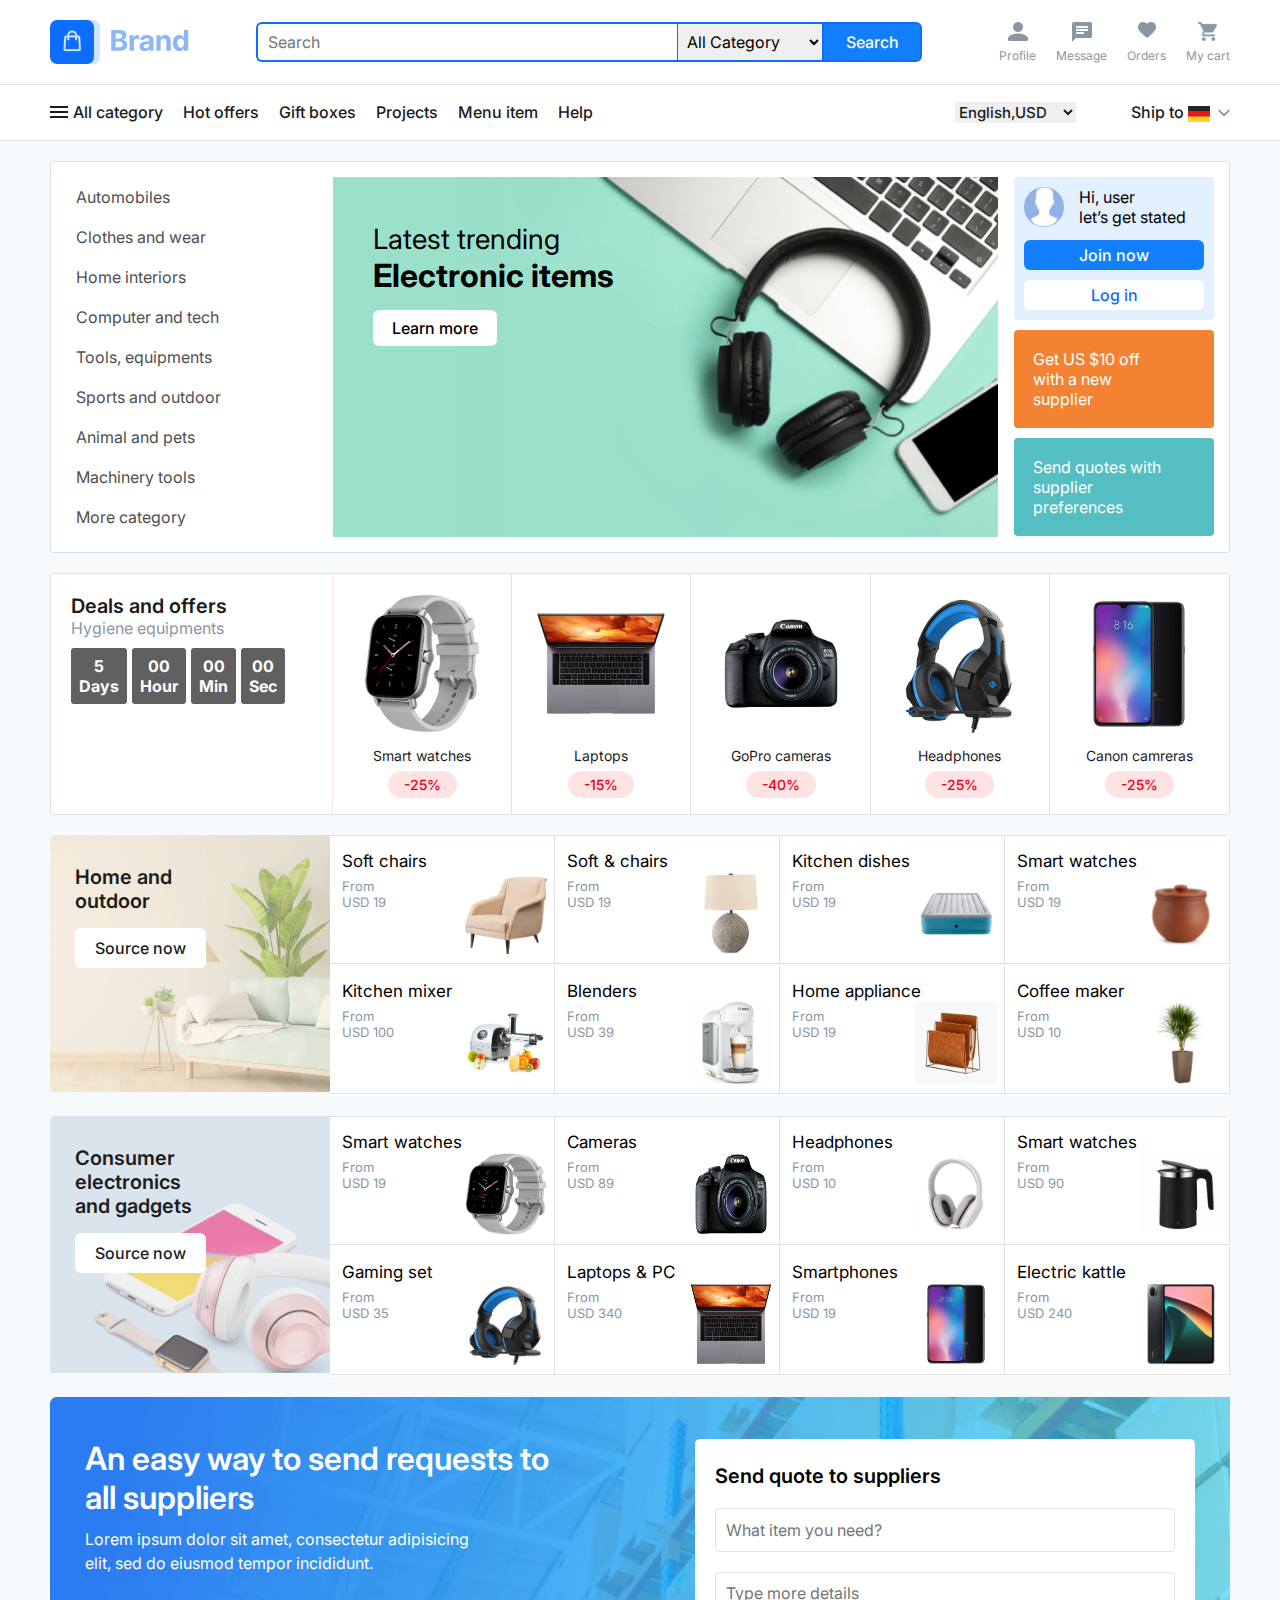
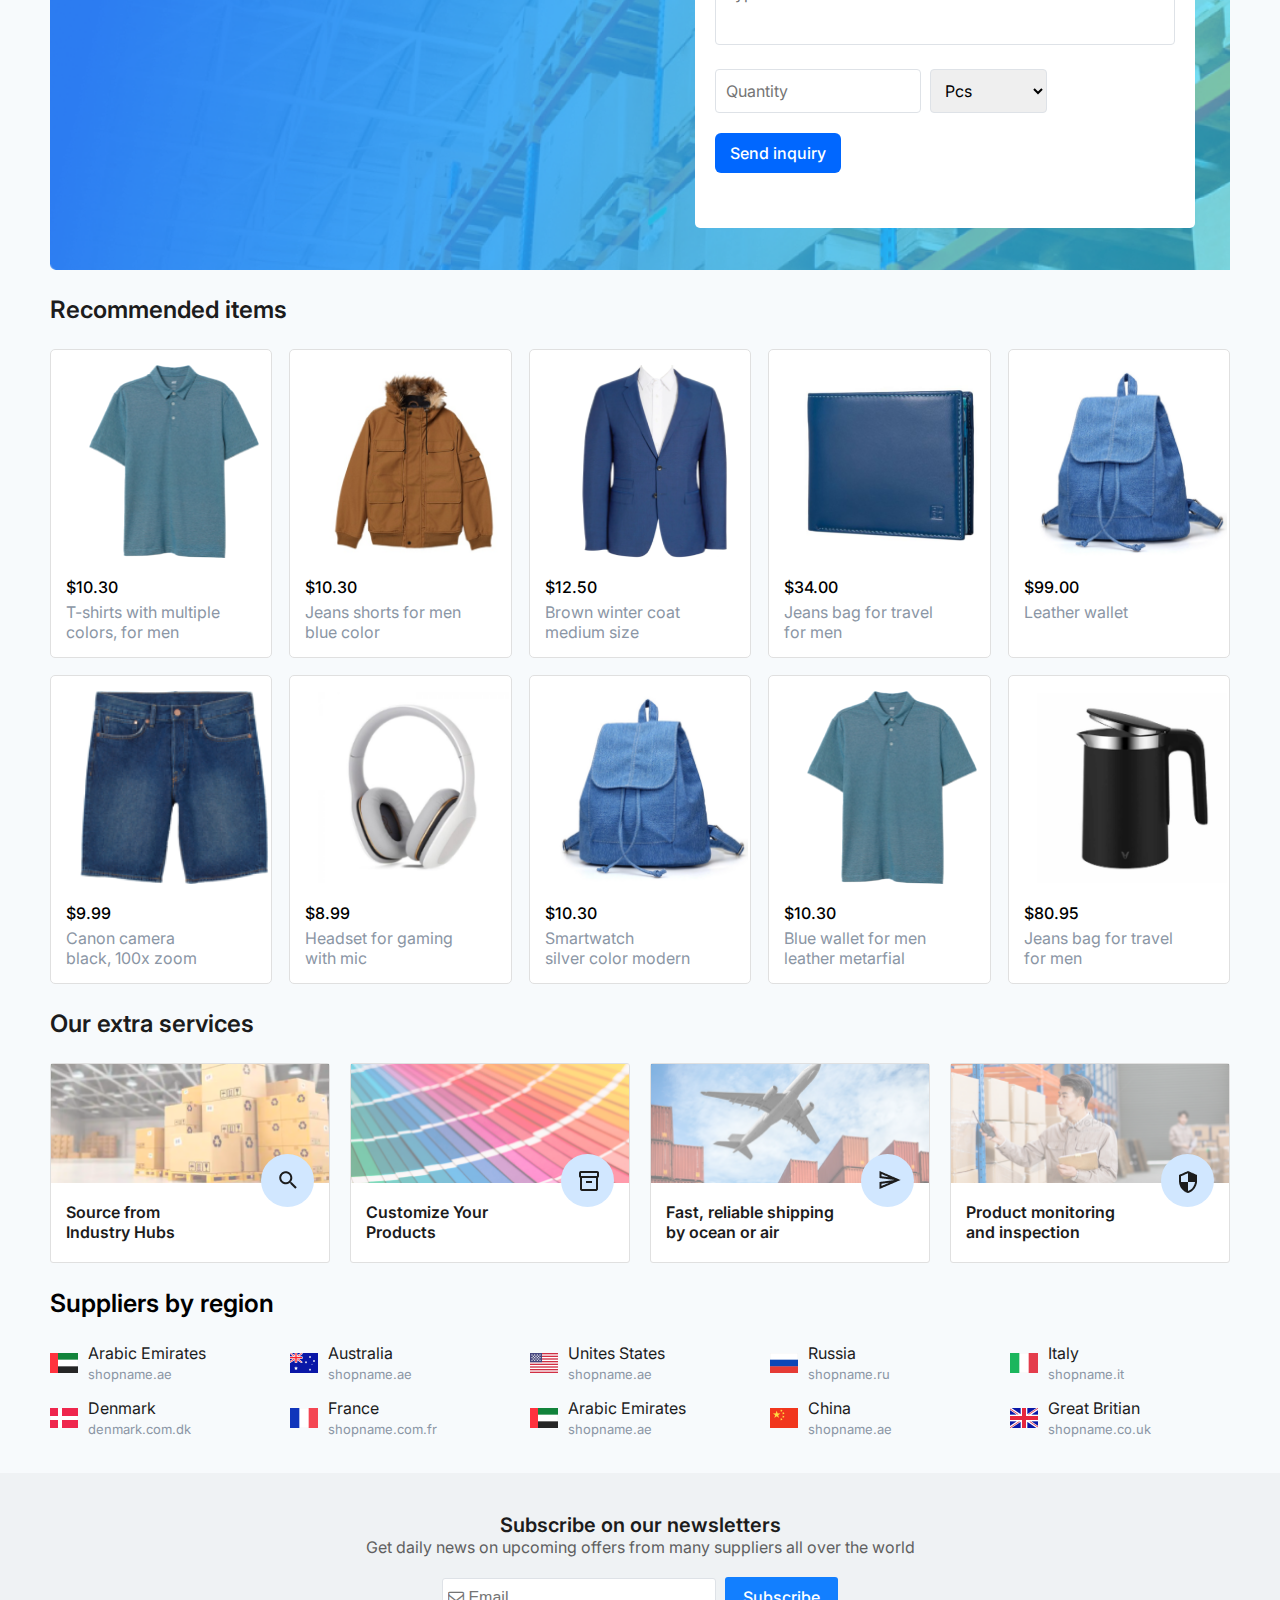
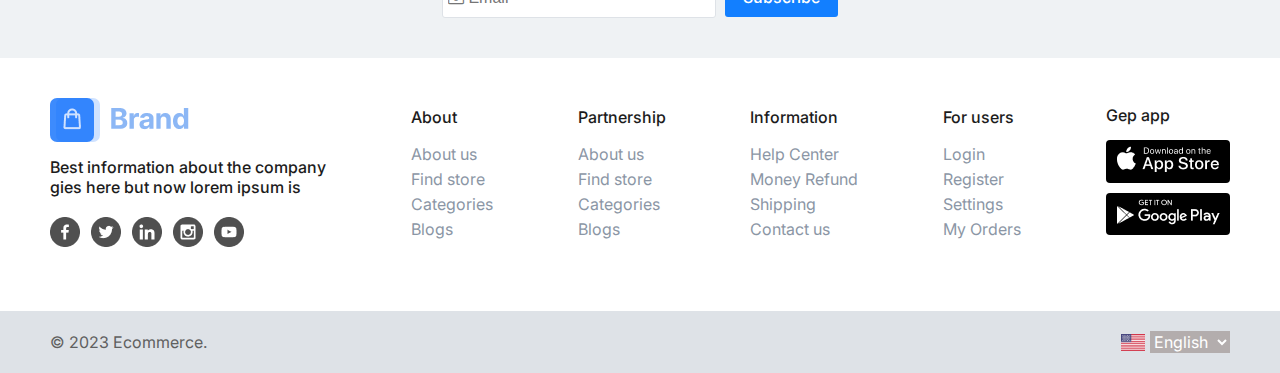
<file: index.html>
<!DOCTYPE html>
<html lang="en">
  <head>
    <meta charset="UTF-8" />
    <meta name="viewport" content="width=device-width, initial-scale=1.0" />
    <link rel="stylesheet" href="css/style.css" />
    <link rel="stylesheet" href="css/media.css" />
    <link
      rel="stylesheet"
      href="https://cdnjs.cloudflare.com/ajax/libs/font-awesome/4.7.0/css/font-awesome.min.css"
    />
    <link rel="icon" href="img/icon/brand.png" type="images/png" />
    <title>Brand Shop</title>
  </head>
  <body>
    <div id="sidebar" class="sidebar">
      <div id="close" class="close-sidebar">
        <i class="fa fa-times" aria-hidden="true"></i>
      </div>
      <div class="user-sidebar">
        <i class="fa fa-user-circle-o" aria-hidden="true"></i>
        <h3><a href="#">Sign in</a> |<a href="#"> Register</a></h3>
      </div>

      <div class="sidebarshipp">
        <div class="right-menu">
          <form action="">
            <select>
              <option value="1">English,USD</option>
              <option value="2">Georgia,GEL</option>
              <option value="3">Russian,Ruble</option>
            </select>
          </form>
          <div class="shipp-to">
            <span id="shippingbottom"
              >Ship to <img id="mainimgshipp" src="img/flags/germany.png"
            /></span>
            <div id="shippingflag">
              <ul>
                <li>
                  <img class="shippimg" src="img/flags/usa.png" alt="" />
                </li>
                <li>
                  <img
                    class="shippimg"
                    src="img/flags/greatbritain.png"
                    alt=""
                  />
                </li>
                <li>
                  <img class="shippimg" src="img/flags/germany.png" alt="" />
                </li>
                <li>
                  <img class="shippimg" src="img/flags/australia.png" alt="" />
                </li>
                <li>
                  <img class="shippimg" src="img/flags/italy.png" alt="" />
                </li>
              </ul>
            </div>
          </div>
        </div>
      </div>

      <div class="sidebar-menu">
        <ul>
          <li>
            <a href="#"
              ><span><i class="fa fa-home" aria-hidden="true"></i> </span
              >Home</a
            >
          </li>
          <li>
            <a href="#"
              ><span><i class="fa fa-list" aria-hidden="true"></i> </span
              >Categories</a
            >
          </li>
          <li>
            <a href="#"
              ><span><i class="fa fa-heart-o" aria-hidden="true"></i> </span
              >Favorites</a
            >
          </li>
          <li>
            <a href="#"
              ><span><i class="fa fa-laptop" aria-hidden="true"></i> </span>My
              orders</a
            >
          </li>
        </ul>
      </div>
      <div class="sidebar-menu sidebar-lang">
        <ul>
          <li>
            <a href="#"
              ><span><i class="fa fa-globe" aria-hidden="true"></i> </span
              >English | USD
            </a>
          </li>
          <li>
            <a href="#"
              ><span><i class="fa fa-headphones" aria-hidden="true"></i> </span
              >Contact us</a
            >
          </li>
          <li>
            <a href="#"
              ><span
                ><i class="fa fa-info-circle" aria-hidden="true"> </i> </span
              >About</a
            >
          </li>
        </ul>
      </div>
      <div class="sidebar-menu">
        <ul>
          <li>
            <a href="#"><span> </span>User agreement</a>
          </li>
          <li>
            <a href="#"><span> </span>Partnership</a>
          </li>
          <li>
            <a href="#"><span> </span>Privacy policy</a>
          </li>
        </ul>
      </div>
    </div>
    <div id="sidebar-blur" class="sidebar-blur"></div>
    <header class="header">
      <div class="container">
        <div class="header-flex">
          <div class="brand-div">
            <div id="sidenavbar" class="icon-navbar">
              <img src="img/icon/all_category.png" />
            </div>
            <a href="index.html">
              <span>
                <img src="img/icon/brand.png" />
              </span>
              <img src="img/icon/logo.png" alt=""
            /></a>
          </div>
          <div class="search-div">
            <form action="#">
              <input type="text" placeholder="Search" />
              <select id="my-select">
                <option value="index.html">All Category</option>
                <option value="second-page.html">Mobile accessory</option>
                <option value="pagethree.html">Clothes and wear</option>
                <option value="#">Home interiors</option>
                <option value="#">Computer and tech</option>
                <option value="#">Tools, equipments</option>
                <option value="#">Sports and outdoor</option>
                <option value="#">Animal and pets</option>
                <option value="#">Machinery tools</option>
                <option value="#">More category</option>
              </select>
              <input type="submit" value="Search" />
            </form>
          </div>
          <div class="my-options">
            <div class="my-option-divs">
              <a href="#">
                <span> <img src="img/icon/profile.png" /> </span>
                <h3>Profile</h3>
              </a>
            </div>
            <div class="my-option-divs">
              <a href="#">
                <span>
                  <img src="img/icon/message.png" />
                </span>
                <h3>Message</h3>
              </a>
            </div>
            <div class="my-option-divs">
              <a href="#">
                <span>
                  <img src="img/icon/orders.png" />
                </span>
                <h3>Orders</h3>
              </a>
            </div>
            <div class="my-option-divs">
              <a href="fourpage.html">
                <span>
                  <img src="img/icon/Mycart.png" />
                </span>
                <h3>My cart</h3>
              </a>
            </div>
          </div>
        </div>
      </div>
      <div class="menu">
        <div class="container">
          <div class="menu-flex">
            <div class="navbar">
              <ul>
                <li>
                  <a href="#"
                    ><img src="img/icon/all_category.png" />All category</a
                  >
                </li>
                <li>
                  <a href="#">Hot offers</a>
                </li>
                <li>
                  <a href="#">Gift boxes</a>
                </li>
                <li>
                  <a href="#">Projects</a>
                </li>
                <li>
                  <a href="#">Menu item</a>
                </li>
                <li>
                  <a href="#">Help</a>
                </li>
              </ul>
            </div>
            <div class="right-menu">
              <form action="">
                <select>
                  <option value="1">English,USD</option>
                  <option value="2">Georgia,GEL</option>
                  <option value="3">Russian,Ruble</option>
                </select>
              </form>
              <div class="shipp-to">
                <span id="shippingbottom"
                  >Ship to <img id="mainimgshipp" src="img/flags/germany.png"
                /></span>
                <div id="shippingflag">
                  <ul>
                    <li>
                      <img class="shippimg" src="img/flags/usa.png" alt="" />
                    </li>
                    <li>
                      <img
                        class="shippimg"
                        src="img/flags/greatbritain.png"
                        alt=""
                      />
                    </li>
                    <li>
                      <img
                        class="shippimg"
                        src="img/flags/germany.png"
                        alt=""
                      />
                    </li>
                    <li>
                      <img
                        class="shippimg"
                        src="img/flags/australia.png"
                        alt=""
                      />
                    </li>
                    <li>
                      <img class="shippimg" src="img/flags/italy.png" alt="" />
                    </li>
                  </ul>
                </div>
              </div>
            </div>
          </div>
        </div>
      </div>
    </header>
    <section class="content">
      <div class="container">
        <div class="sect-one">
          <div class="sect-flex">
            <div class="sect-nav">
              <ul>
                <li>
                  <a href="#">Automobiles</a>
                </li>
                <li>
                  <a href="#">Clothes and wear</a>
                </li>
                <li>
                  <a href="#">Home interiors</a>
                </li>
                <li>
                  <a href="#">Computer and tech</a>
                </li>
                <li>
                  <a href="#">Tools, equipments</a>
                </li>
                <li>
                  <a href="#">Sports and outdoor</a>
                </li>
                <li>
                  <a href="#">Animal and pets</a>
                </li>
                <li>
                  <a href="#">Machinery tools</a>
                </li>
                <li>
                  <a href="#">More category</a>
                </li>
              </ul>
            </div>
            <div class="sect-baner">
              <div class="banner-text">
                <h2>Latest trending</h2>
                <h1>Electronic items</h1>
                <button>Learn more</button>
              </div>
              <img src="img/other/banner.png" />
            </div>
            <div class="sect-user">
              <div class="login-div">
                <div class="user-start">
                  <img src="img/icon/user.png" />
                  <h2>
                    Hi, user <br />
                    let’s get stated
                  </h2>
                </div>
                <button class="join-btn">Join now</button
                ><button class="login-btn">Log in</button>
              </div>
              <div class="get-money">
                Get US $10 off <br />
                with a new <br />
                supplier
              </div>
              <div class="send-request">
                Send quotes with <br />
                supplier <br />
                preferences
              </div>
            </div>
          </div>
        </div>
      </div>
    </section>
    <section class="product-sect">
      <div class="container">
        <div class="offers">
          <div class="product-offer">
            <div class="responsive-text">
              <h2>Deals and offers</h2>
              <h3>Hygiene equipments</h3>
            </div>
            <div class="responsive-time">
              <p id="num"></p>
              <div class="time-div" id="countDiv">
                <div class="counter-item">
                  <span class="days"></span>
                  <span class="smallText">Days</span>
                </div>
                <div class="counter-item">
                  <span class="hours"></span>
                  <span class="smallText">Hour</span>
                </div>
                <div class="counter-item">
                  <span class="minutes"></span>
                  <span class="smallText">Min</span>
                </div>
                <div class="counter-item">
                  <span class="seconds"></span>
                  <span class="smallText">Sec</span>
                </div>
              </div>
            </div>
          </div>
          <div class="product-info">
            <div class="product-img">
              <img class="product-watch" src="img/tech/watch.png" />
              <h3>Smart watches</h3>
              <span>-25%</span>
            </div>
            <div class="product-img">
              <img class="product-laptop" src="img/tech/laptops.png" />
              <h3>Laptops</h3>
              <span>-15%</span>
            </div>
            <div class="product-img">
              <img src="img/tech/camera.png" />
              <h3>GoPro cameras</h3>
              <span>-40%</span>
            </div>
            <div class="product-img">
              <img src="img/tech/headphone.png" />
              <h3>Headphones</h3>
              <span>-25%</span>
            </div>
            <div class="product-img">
              <img src="img/tech/smartphone.png" />
              <h3>Canon camreras</h3>
              <span>-25%</span>
            </div>
          </div>
        </div>
      </div>
    </section>
    <section class="homeproduct-section">
      <div class="container">
        <div class="homeproducts-flex">
          <div class="left-side">
            <img src="img/other/outdoor.png" />
            <div class="left-side-abs">
              <h2><span>Home and outdoor</span></h2>
              <button>Source now</button>
            </div>
          </div>
          <div class="homeproduct-right">
            <div class="homeproduct-box">
              <div class="homeproduct-box-title">Soft chairs</div>
              <div class="homeproduct-box-span">
                From
                <span>USD 19</span>
              </div>
              <div class="homeproduct-box-img">
                <img src="img/other/softchairs.png" alt="" />
              </div>
            </div>
            <div class="homeproduct-box">
              <div class="homeproduct-box-title">Soft & chairs</div>
              <div class="homeproduct-box-span">
                From
                <span>USD 19</span>
              </div>
              <div class="homeproduct-box-img">
                <img src="img/other/sofachair.png" alt="" />
              </div>
            </div>
            <div class="homeproduct-box">
              <div class="homeproduct-box-title">Kitchen dishes</div>
              <div class="homeproduct-box-span">
                From
                <span>USD 19</span>
              </div>
              <div class="homeproduct-box-img">
                <img src="img/tech/kitchendishes.png" alt="" />
              </div>
            </div>
            <div class="homeproduct-box">
              <div class="homeproduct-box-title">Smart watches</div>
              <div class="homeproduct-box-span">
                From
                <span>USD 19</span>
              </div>
              <div class="homeproduct-box-img">
                <img src="img/other/pot.png" alt="" />
              </div>
            </div>
            <div class="homeproduct-box">
              <div class="homeproduct-box-title">Kitchen mixer</div>
              <div class="homeproduct-box-span">
                From
                <span>USD 100</span>
              </div>
              <div class="homeproduct-box-img">
                <img src="img/tech/kitchenmixer.png" alt="" />
              </div>
            </div>
            <div class="homeproduct-box">
              <div class="homeproduct-box-title">Blenders</div>
              <div class="homeproduct-box-span">
                From
                <span>USD 39</span>
              </div>
              <div class="homeproduct-box-img">
                <img src="img/tech/blenders.png" alt="" />
              </div>
            </div>
            <div class="homeproduct-box">
              <div class="homeproduct-box-title">Home appliance</div>
              <div class="homeproduct-box-span">
                From
                <span>USD 19</span>
              </div>
              <div class="homeproduct-box-img">
                <img src="img/other/appliance.png" alt="" />
              </div>
            </div>
            <div class="homeproduct-box">
              <div class="homeproduct-box-title">Coffee maker</div>
              <div class="homeproduct-box-span">
                From
                <span>USD 10</span>
              </div>
              <div class="homeproduct-box-img">
                <img src="img/other/coffeemaker.png" alt="" />
              </div>
            </div>
          </div>
        </div>
      </div>
    </section>
    <section class="homeproduct-section">
      <div class="container">
        <div class="homeproducts-flex">
          <div class="left-side">
            <img src="img/other/sourcenowtwo.png" />
            <div class="left-side-abs">
              <h2>
                <span>Consumer electronics and gadgets</span>
              </h2>
              <button>Source now</button>
            </div>
          </div>
          <div class="homeproduct-right">
            <div class="homeproduct-box">
              <div class="homeproduct-box-title">Smart watches</div>
              <div class="homeproduct-box-span">
                From
                <span>USD 19</span>
              </div>
              <div class="homeproduct-box-img">
                <img src="img/tech/watch.png" alt="" />
              </div>
            </div>
            <div class="homeproduct-box">
              <div class="homeproduct-box-title">Cameras</div>
              <div class="homeproduct-box-span">
                From
                <span>USD 89</span>
              </div>
              <div class="homeproduct-box-img">
                <img src="img/tech/camera.png" alt="" />
              </div>
            </div>
            <div class="homeproduct-box">
              <div class="homeproduct-box-title">Headphones</div>
              <div class="homeproduct-box-span">
                From
                <span>USD 10</span>
              </div>
              <div class="homeproduct-box-img">
                <img src="img/tech/whiteheadphone.png" alt="" />
              </div>
            </div>
            <div class="homeproduct-box">
              <div class="homeproduct-box-title">Smart watches</div>
              <div class="homeproduct-box-span">
                From
                <span>USD 90</span>
              </div>
              <div class="homeproduct-box-img">
                <img src="img/tech/teapot.png" alt="" />
              </div>
            </div>
            <div class="homeproduct-box">
              <div class="homeproduct-box-title">Gaming set</div>
              <div class="homeproduct-box-span">
                From
                <span>USD 35</span>
              </div>
              <div class="homeproduct-box-img">
                <img src="img/tech/headphone.png" alt="" />
              </div>
            </div>
            <div class="homeproduct-box">
              <div class="homeproduct-box-title">Laptops & PC</div>
              <div class="homeproduct-box-span">
                From
                <span>USD 340</span>
              </div>
              <div class="homeproduct-box-img">
                <img src="img/tech/laptops.png" alt="" />
              </div>
            </div>
            <div class="homeproduct-box">
              <div class="homeproduct-box-title">Smartphones</div>
              <div class="homeproduct-box-span">
                From
                <span>USD 19</span>
              </div>
              <div class="homeproduct-box-img">
                <img src="img/tech/smartphone.png" alt="" />
              </div>
            </div>
            <div class="homeproduct-box">
              <div class="homeproduct-box-title">Electric kattle</div>
              <div class="homeproduct-box-span">
                From
                <span>USD 240</span>
              </div>
              <div class="homeproduct-box-img">
                <img src="img/tech/ipad.png" alt="" />
              </div>
            </div>
          </div>
        </div>
      </div>
    </section>
    <section class="section-supplier">
      <div class="container">
        <div class="supplier-flex">
          <div class="left-supplier">
            <h1>An easy way to send requests to all suppliers</h1>
            <p>
              Lorem ipsum dolor sit amet, consectetur adipisicing <br />elit,
              sed do eiusmod tempor incididunt.
            </p>
          </div>
          <div class="right-supplier">
            <form action="#" method="post">
              <div class="form-supplier-title">Send quote to suppliers</div>
              <input
                type="text"
                name="name"
                required
                placeholder="What item you need?"
              />
              <textarea
                name="details"
                placeholder="Type more details"
              ></textarea>
              <input
                type="text"
                name="quality"
                required
                placeholder="Quantity"
              />
              <select name="psc">
                <option value="1">Pcs</option>
              </select>
              <div class="input-submit">
                <input
                  type="submit"
                  value="Send inquiry
                "
                />
              </div>
            </form>
          </div>
        </div>
      </div>
    </section>
    <section class="recomended-items">
      <div class="container">
        <div class="block-title">Recommended items</div>
        <div class="recomended-items-grid">
          <div class="rec-grid-item">
            <img src="img/clothes/blueshirt.png" alt="" />
            <h3>$10.30</h3>
            <span>T-shirts with multiple colors, for men</span>
          </div>
          <div class="rec-grid-item">
            <img src="img/clothes/jacket.png" alt="" />
            <h3>$10.30</h3>
            <span
              >Jeans shorts for men <br />
              blue color</span
            >
          </div>
          <div class="rec-grid-item">
            <img src="img/clothes/costume.png" alt="" />
            <h3>$12.50</h3>
            <span>Brown winter coat medium size</span>
          </div>
          <div class="rec-grid-item">
            <img src="img/clothes/wallet.png" alt="" />
            <h3>$34.00</h3>
            <span>Jeans bag for travel <br />for men</span>
          </div>
          <div class="rec-grid-item">
            <img src="img/clothes/bag.png" alt="" />
            <h3>$99.00</h3>
            <span>Leather wallet</span>
          </div>
          <div class="rec-grid-item">
            <img src="img/clothes/Shorts.png" />
            <h3>$9.99</h3>
            <span>Canon camera <br />black, 100x zoom</span>
          </div>
          <div class="rec-grid-item">
            <img src="img/tech/whiteheadphone.png" alt="" />
            <h3>$8.99</h3>
            <span
              >Headset for gaming <br />
              with mic</span
            >
          </div>
          <div class="rec-grid-item">
            <img src="img/clothes/bag.png" alt="" />
            <h3>$10.30</h3>
            <span
              >Smartwatch <br />
              silver color modern</span
            >
          </div>
          <div class="rec-grid-item">
            <img src="img/clothes/blueshirt.png" alt="" />
            <h3>$10.30</h3>
            <span>Blue wallet for men leather metarfial</span>
          </div>
          <div class="rec-grid-item">
            <img src="img/tech/teapot.png" alt="" />
            <h3>$80.95</h3>
            <span
              >Jeans bag for travel <br />
              for men</span
            >
          </div>
        </div>
      </div>
    </section>
    <section class="extraservice-sect">
      <div class="container">
        <h1>Our extra services</h1>
        <div class="extraservice-divs">
          <div class="extraserv-imgs">
            <div class="extraservice-imgs">
              <img src="img/other/industryhub.png" alt="" />
              <div class="position-img">
                <img src="img/icon/search.png" alt="" />
              </div>
              <span class="extraserv-text"
                >Source from <br />
                Industry Hubs</span
              >
            </div>
          </div>
          <div class="extraserv-imgs">
            <div class="extraservice-imgs">
              <img src="img/other/customizeproducts.png" alt="" />
              <div class="position-img">
                <img src="img/icon/inventory.png" alt="" />
              </div>
              <span class="extraserv-text"
                >Customize Your <br />
                Products</span
              >
            </div>
          </div>
          <div class="extraserv-imgs">
            <div class="extraservice-imgs">
              <img src="img/other/fastair.png" alt="" />
              <div class="position-img">
                <img src="img/icon/controlsent.png" alt="" />
              </div>
              <span class="extraserv-text"
                >Fast, reliable shipping <br />
                by ocean or air</span
              >
            </div>
          </div>
          <div class="extraserv-imgs">
            <div class="extraservice-imgs">
              <img src="img/other/productmonitoring.png" alt="" />
              <div class="position-img">
                <img src="img/icon/security.png" alt="" />
              </div>
              <span class="extraserv-text"
                >Product monitoring <br />
                and inspection</span
              >
            </div>
          </div>
        </div>
      </div>
    </section>
    <section class="flags-section">
      <div class="container">
        <h1>Suppliers by region</h1>
        <div class="country-flag">
          <div class="flags">
            <img src="img/flags/arabic.png" alt="arabic flag" />
            <div class="flag-name">
              <h4>Arabic Emirates</h4>
              <span>shopname.ae</span>
            </div>
          </div>
          <div class="flags">
            <img src="img/flags/australia.png" alt="australia flag" />
            <div class="flag-name">
              <h4>Australia</h4>
              <span>shopname.ae</span>
            </div>
          </div>
          <div class="flags">
            <img src="img/flags/usa.png" alt="usa flag" />
            <div class="flag-name">
              <h4>Unites States</h4>
              <span>shopname.ae</span>
            </div>
          </div>
          <div class="flags">
            <img src="img/flags/russia.png" alt="russia flag" />
            <div class="flag-name">
              <h4>Russia</h4>
              <span>shopname.ru</span>
            </div>
          </div>
          <div class="flags">
            <img src="img/flags/italy.png" alt="italy flag" />
            <div class="flag-name">
              <h4>Italy</h4>
              <span>shopname.it</span>
            </div>
          </div>
          <div class="flags">
            <img src="img/flags/denmark.png" alt="denmark flag" />
            <div class="flag-name">
              <h4>Denmark</h4>
              <span>denmark.com.dk</span>
            </div>
          </div>
          <div class="flags">
            <img src="img/flags/france.png" alt="france flag" />
            <div class="flag-name">
              <h4>France</h4>
              <span>shopname.com.fr</span>
            </div>
          </div>
          <div class="flags">
            <img src="img/flags/arabic.png" alt="arabic flag" />
            <div class="flag-name">
              <h4>Arabic Emirates</h4>
              <span>shopname.ae</span>
            </div>
          </div>
          <div class="flags">
            <img src="img/flags/china.png" alt="china flag" />
            <div class="flag-name">
              <h4>China</h4>
              <span>shopname.ae</span>
            </div>
          </div>
          <div class="flags">
            <img src="img/flags/greatbritain.png" alt="greatbritain flag" />
            <div class="flag-name">
              <h4>Great Britian</h4>
              <span>shopname.co.uk</span>
            </div>
          </div>
        </div>
      </div>
    </section>
    <section class="newsletter-sect">
      <div class="container">
        <h1>Subscribe on our newsletters</h1>
        <h3>
          Get daily news on upcoming offers from many suppliers all over the
          world
        </h3>
        <div class="form-input">
          <form action="#">
            <input
              type="email"
              required
              placeholder="&#xf003; Email"
              style="font-family: Arial, FontAwesome"
            />
            <input type="submit" value="Subscribe" />
          </form>
        </div>
      </div>
    </section>
    <footer>
      <div class="container">
        <div class="footer">
          <div class="footer-icon">
            <div class="footer-logo">
              <span>
                <img src="img/icon/brand.png" />
              </span>
              <img src="img/icon/logo.png" alt="" />
            </div>
            <h3>
              Best information about the company <br />
              gies here but now lorem ipsum is
            </h3>
            <div class="last-icons">
              <img
                src="img/social website icon/facebook.png"
                alt="favebook icon"
              />
              <img
                src="img/social website icon/twitter.png"
                alt="twitter icon"
              />
              <img
                src="img/social website icon/linkedin.png"
                alt="linkedin icon"
              />
              <img
                src="img/social website icon/instagram.png"
                alt="instagram icon"
              />
              <img
                src="img/social website icon/youtube.png"
                alt="youtube icon"
              />
            </div>
          </div>
          <div class="footer-about">
            <h3>About</h3>
            <ul>
              <li>
                <a href="#">About us</a>
              </li>
              <li>
                <a href="#">Find store</a>
              </li>
              <li>
                <a href="#">Categories</a>
              </li>
              <li>
                <a href="#">Blogs</a>
              </li>
            </ul>
          </div>
          <div class="footer-partnership">
            <h3>Partnership</h3>
            <ul>
              <li>
                <a href="#">About us</a>
              </li>
              <li>
                <a href="#">Find store</a>
              </li>
              <li>
                <a href="#">Categories</a>
              </li>
              <li>
                <a href="#">Blogs</a>
              </li>
            </ul>
          </div>
          <div class="footer-information">
            <h3>Information</h3>
            <ul>
              <li>
                <a href="#">Help Center</a>
              </li>
              <li>
                <a href="#">Money Refund</a>
              </li>
              <li>
                <a href="#">Shipping</a>
              </li>
              <li>
                <a href="#">Contact us</a>
              </li>
            </ul>
          </div>
          <div class="footer-forusers">
            <h3>For users</h3>
            <ul>
              <li>
                <a href="#">Login</a>
              </li>
              <li>
                <a href="#">Register</a>
              </li>
              <li>
                <a href="#">Settings</a>
              </li>
              <li>
                <a href="#">My Orders</a>
              </li>
            </ul>
          </div>
          <div class="footer-getapp">
            <h3>Gep app</h3>
            <div class="footer-lasticon">
              <img src="img/icon/appstore.png" alt="" />
            </div>
            <div class="footer-lasticon">
              <img src="img/icon/googleplay.png" alt="" />
            </div>
          </div>
        </div>
      </div>
      <div class="last-text">
        <div class="container">
          <div class="last-flex">
            <span>© 2023 Ecommerce. </span>
            <div class="last-flagimg">
              <div class="select-language">
                <img id="mainflag-js" src="img/flags/usa.png" alt="usa flag" />
                <form action="">
                  <select id="countryflag-js">
                    <option value="greatbritain">English</option>
                    <option value="georgia">Georgia</option>
                    <option value="italy">Italy</option>
                    <option value="russia">Russia</option>
                    <option value="france">France</option>
                    <option value="china">China</option>
                  </select>
                </form>
              </div>
            </div>
          </div>
        </div>
      </div>
    </footer>
    <script src="js/script.js"></script>
    <script src="js/time.js"></script>
  </body>
</html>
</file>
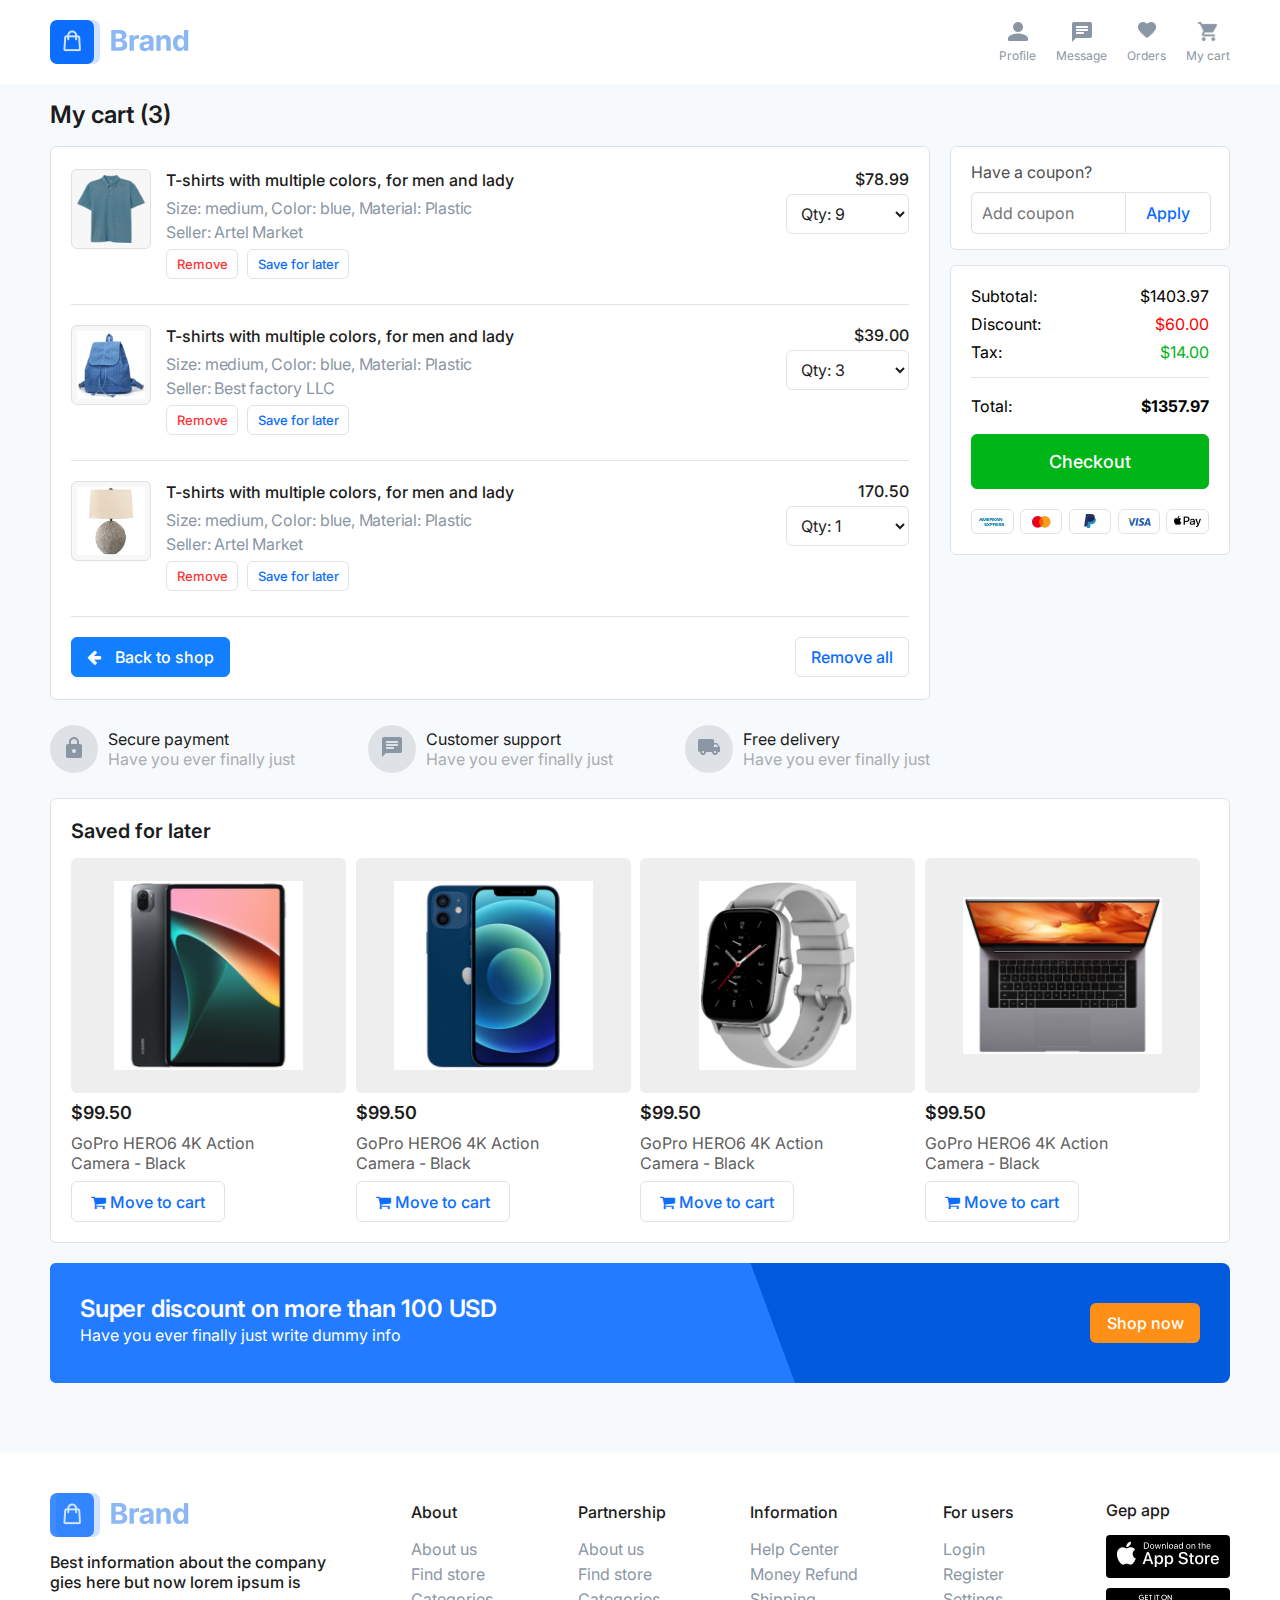
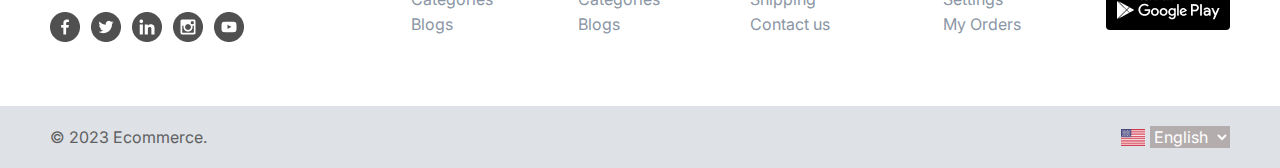
<file: fourpage.html>
<!DOCTYPE html>
<html lang="en">
  <head>
    <meta charset="UTF-8" />
    <meta name="viewport" content="width=device-width, initial-scale=1.0" />
    <title>My Cart</title>
    <link
      rel="stylesheet"
      href="https://cdnjs.cloudflare.com/ajax/libs/font-awesome/4.7.0/css/font-awesome.min.css"
    />
    <link rel="stylesheet" href="css/style.css" />
    <link rel="icon" href="img/icon/brand.png" type="images/png" />
  </head>
  <body>
    <div id="sidebar" class="sidebar">
      <div id="close" class="close-sidebar">
        <i class="fa fa-times" aria-hidden="true"></i>
      </div>
      <div class="user-sidebar">
        <i class="fa fa-user-circle-o" aria-hidden="true"></i>
        <h3><a href="#">Sign in</a> |<a href="#"> Register</a></h3>
      </div>
      <div class="sidebar-menu">
        <ul>
          <li>
            <a href="#"
              ><span><i class="fa fa-home" aria-hidden="true"></i> </span
              >Home</a
            >
          </li>
          <li>
            <a href="#"
              ><span><i class="fa fa-list" aria-hidden="true"></i> </span
              >Categories</a
            >
          </li>
          <li>
            <a href="#"
              ><span><i class="fa fa-heart-o" aria-hidden="true"></i> </span
              >Favorites</a
            >
          </li>
          <li>
            <a href="#"
              ><span><i class="fa fa-laptop" aria-hidden="true"></i> </span>My
              orders</a
            >
          </li>
        </ul>
      </div>
      <div class="sidebar-menu sidebar-lang">
        <ul>
          <li>
            <a href="#"
              ><span><i class="fa fa-globe" aria-hidden="true"></i> </span
              >English | USD
            </a>
          </li>
          <li>
            <a href="#"
              ><span><i class="fa fa-headphones" aria-hidden="true"></i> </span
              >Contact us</a
            >
          </li>
          <li>
            <a href="#"
              ><span
                ><i class="fa fa-info-circle" aria-hidden="true"> </i> </span
              >About</a
            >
          </li>
        </ul>
      </div>
      <div class="sidebar-menu">
        <ul>
          <li>
            <a href="#"><span> </span>User agreement</a>
          </li>
          <li>
            <a href="#"><span> </span>Partnership</a>
          </li>
          <li>
            <a href="#"><span> </span>Privacy policy</a>
          </li>
        </ul>
      </div>
    </div>
    <div id="sidebar-blur" class="sidebar-blur"></div>
    <header class="header">
      <div class="container">
        <div class="header-flex">
          <div class="brand-div">
            <div id="sidenavbar" class="icon-navbar">
              <img src="img/icon/all_category.png" />
            </div>
            <a href="index.html"
              ><span>
                <img src="img/icon/brand.png" />
              </span>
              <img src="img/icon/logo.png" alt=""
            /></a>
          </div>
          <div class="my-options">
            <div class="my-option-divs">
              <a href="#">
                <span> <img src="img/icon/profile.png" /> </span>
                <h3>Profile</h3>
              </a>
            </div>
            <div class="my-option-divs">
              <a href="#">
                <span>
                  <img src="img/icon/message.png" />
                </span>
                <h3>Message</h3>
              </a>
            </div>
            <div class="my-option-divs">
              <a href="#">
                <span>
                  <img src="img/icon/orders.png" />
                </span>
                <h3>Orders</h3>
              </a>
            </div>
            <div class="my-option-divs">
              <a href="#">
                <span>
                  <img src="img/icon/Mycart.png" />
                </span>
                <h3>My cart</h3>
              </a>
            </div>
          </div>
        </div>
      </div>
    </header>
    <section>
      <div class="container">
        <h1 class="mycart-count">My cart (3)</h1>
        <div class="mycart-sect">
          <div class="cart-list">
            <div class="shirtlist-flex">
              <div class="shirtlist-text">
                <div class="shirt-list">
                  <img src="img/clothes/blueshirt.png" alt="" />
                </div>
                <div class="shirtlist-textbtn">
                  <h3>T-shirts with multiple colors, for men and lady</h3>
                  <span
                    >Size: medium, Color: blue, Material: Plastic <br />
                    Seller: Artel Market</span
                  >
                  <div class="shirtlist-btn">
                    <button class="del-btn">Remove</button>
                    <button class="save-btn">Save for later</button>
                  </div>
                </div>
              </div>
              <div class="shirtlist-price">
                <h3>$78.99</h3>
                <select>
                  <option value="tesla">Qty: 9</option>
                  <option value="volvo">Qty: 10</option>
                  <option value="mercedes">Qty: 12</option>
                </select>
              </div>
            </div>
            <div class="shirtlist-flex">
              <div class="shirtlist-text">
                <div class="shirt-list">
                  <img src="img/clothes/bag.png" alt="" />
                </div>
                <div class="shirtlist-textbtn">
                  <h3>T-shirts with multiple colors, for men and lady</h3>
                  <span
                    >Size: medium, Color: blue, Material: Plastic <br />
                    Seller: Best factory LLC</span
                  >
                  <div class="shirtlist-btn">
                    <button class="del-btn">Remove</button>
                    <button class="save-btn">Save for later</button>
                  </div>
                </div>
              </div>
              <div class="shirtlist-price">
                <h3>$39.00</h3>
                <select>
                  <option value="tesla">Qty: 3</option>
                  <option value="volvo">Qty: 4</option>
                  <option value="mercedes">Qty: 5</option>
                </select>
              </div>
            </div>
            <div class="shirtlist-flex">
              <div class="shirtlist-text">
                <div class="shirt-list">
                  <img src="img/other/sofachair.png" alt="" />
                </div>
                <div class="shirtlist-textbtn">
                  <h3>T-shirts with multiple colors, for men and lady</h3>
                  <span
                    >Size: medium, Color: blue, Material: Plastic <br />
                    Seller: Artel Market</span
                  >
                  <div class="shirtlist-btn">
                    <button class="del-btn">Remove</button>
                    <button class="save-btn">Save for later</button>
                  </div>
                </div>
              </div>
              <div class="shirtlist-price">
                <h3>170.50</h3>
                <select>
                  <option value="tesla">Qty: 1</option>
                  <option value="volvo">Qty: 2</option>
                  <option value="mercedes">Qty: 3</option>
                </select>
              </div>
            </div>
            <div class="cartlist-btns">
              <a href="second-page.html"
                ><button>
                  <i class="fa fa-arrow-left" aria-hidden="true"></i> Back to
                  shop
                </button></a
              >
              <button>Remove all</button>
            </div>
          </div>
          <div class="checkout">
            <form action="#">
              <div class="check-coupon">
                <h3>Have a coupon?</h3>
                <div class="input-coupondiv">
                  <input
                    class="input-coupon"
                    type="text"
                    placeholder="Add coupon"
                  />
                  <button class="check-couponbtn">Apply</button>
                </div>
              </div>
              <div class="checkout-price">
                <div class="checkoutprice-count">
                  <span>Subtotal: <b>$1403.97</b></span>
                  <span>Discount: <b class="discount">$60.00</b></span>
                  <span>Tax: <b class="tax">$14.00</b></span>
                </div>
                <div class="total-price">
                  <span>Total: <b>$1357.97</b></span>
                </div>
                <button class="lastcheckout-btn">Checkout</button>
                <div class="price-cards">
                  <span> <img src="img/other/expres.png" alt="" /> </span>
                  <span><img src="img/other/bog.png" alt="" /> </span
                  ><span> <img src="img/other/card.png" alt="" /> </span
                  ><span> <img src="img/other/visa.png" alt="" /> </span
                  ><span><img src="img/other/pay.png" alt="" /></span>
                </div>
              </div>
            </form>
          </div>
        </div>
      </div>
    </section>
    <div class="container">
      <div class="items">
        <div class="secure-item">
          <div class="secureitem-img">
            <img src="img/icon/secure.png" />
          </div>
          <div class="secureitem-text">
            <h2>Secure payment</h2>
            <span>Have you ever finally just</span>
          </div>
        </div>
        <div class="cust-item">
          <div class="custitem-img">
            <img src="img/icon/customer.png" />
          </div>
          <div class="secureitem-text">
            <h2>Customer support</h2>
            <span>Have you ever finally just</span>
          </div>
        </div>
        <div class="del-item">
          <div class="delitem-img">
            <img src="img/icon/delivery.png" />
          </div>
          <div class="secureitem-text">
            <h2>Free delivery</h2>
            <span>Have you ever finally just</span>
          </div>
        </div>
      </div>
    </div>
    <section>
      <div class="container">
        <div class="save-sect">
          <p>Saved for later</p>
          <div class="savesect-items">
            <div class="savesect-prod">
              <img src="img/tech/ipad.png" />
              <h2>$99.50</h2>
              <h3>GoPro HERO6 4K Action Camera - Black</h3>
              <button>
                <i class="fa fa-shopping-cart" aria-hidden="true"></i>
                Move to cart
              </button>
            </div>
            <div class="savesect-prod">
              <img src="img/tech/blueiphone.png" />
              <h2>$99.50</h2>
              <h3>GoPro HERO6 4K Action Camera - Black</h3>
              <button>
                <i class="fa fa-shopping-cart" aria-hidden="true"></i>
                Move to cart
              </button>
            </div>
            <div class="savesect-prod">
              <img src="img/tech/watch.png" />
              <h2>$99.50</h2>
              <h3>GoPro HERO6 4K Action Camera - Black</h3>
              <button>
                <i class="fa fa-shopping-cart" aria-hidden="true"></i>
                Move to cart
              </button>
            </div>
            <div class="savesect-prod">
              <img class="prod-laptop" src="img/tech/laptops.png" />
              <h2>$99.50</h2>
              <h3>GoPro HERO6 4K Action Camera - Black</h3>
              <button>
                <i class="fa fa-shopping-cart" aria-hidden="true"></i>
                Move to cart
              </button>
            </div>
          </div>
        </div>
      </div>
    </section>
    <section>
      <div class="container">
        <div class="super-sect">
          <img src="img/other/baner.png" />
          <div class="supersect-item">
            <div class="supersect-name">
              <p>Super discount on more than 100 USD</p>
              <span>Have you ever finally just write dummy info</span>
            </div>
          </div>
          <div class="supersect-btn">
            <button>Shop now</button>
          </div>
        </div>
      </div>
    </section>
    <footer>
      <div class="container">
        <div class="footer">
          <div class="footer-icon">
            <div class="footer-logo">
              <span>
                <img src="img/icon/brand.png" />
              </span>
              <img src="img/icon/logo.png" alt="" />
            </div>
            <h3>
              Best information about the company <br />
              gies here but now lorem ipsum is
            </h3>
            <div class="last-icons">
              <img
                src="img/social website icon/facebook.png"
                alt="favebook icon"
              />
              <img
                src="img/social website icon/twitter.png"
                alt="twitter icon"
              />
              <img
                src="img/social website icon/linkedin.png"
                alt="linkedin icon"
              />
              <img
                src="img/social website icon/instagram.png"
                alt="instagram icon"
              />
              <img
                src="img/social website icon/youtube.png"
                alt="youtube icon"
              />
            </div>
          </div>
          <div class="footer-about">
            <h3>About</h3>
            <ul>
              <li>
                <a href="#">About us</a>
              </li>
              <li>
                <a href="#">Find store</a>
              </li>
              <li>
                <a href="#">Categories</a>
              </li>
              <li>
                <a href="#">Blogs</a>
              </li>
            </ul>
          </div>
          <div class="footer-partnership">
            <h3>Partnership</h3>
            <ul>
              <li>
                <a href="#">About us</a>
              </li>
              <li>
                <a href="#">Find store</a>
              </li>
              <li>
                <a href="#">Categories</a>
              </li>
              <li>
                <a href="#">Blogs</a>
              </li>
            </ul>
          </div>
          <div class="footer-information">
            <h3>Information</h3>
            <ul>
              <li>
                <a href="#">Help Center</a>
              </li>
              <li>
                <a href="#">Money Refund</a>
              </li>
              <li>
                <a href="#">Shipping</a>
              </li>
              <li>
                <a href="#">Contact us</a>
              </li>
            </ul>
          </div>
          <div class="footer-forusers">
            <h3>For users</h3>
            <ul>
              <li>
                <a href="#">Login</a>
              </li>
              <li>
                <a href="#">Register</a>
              </li>
              <li>
                <a href="#">Settings</a>
              </li>
              <li>
                <a href="#">My Orders</a>
              </li>
            </ul>
          </div>
          <div class="footer-getapp">
            <h3>Gep app</h3>
            <div class="footer-lasticon">
              <img src="img/icon/appstore.png" alt="" />
            </div>
            <div class="footer-lasticon">
              <img src="img/icon/googleplay.png" alt="" />
            </div>
          </div>
        </div>
      </div>
      <div class="last-text">
        <div class="container">
          <div class="last-flex">
            <span>© 2023 Ecommerce. </span>
            <div class="last-flagimg">
              <div class="select-language">
                <img id="mainflag-js" src="img/flags/usa.png" alt="usa flag" />
                <form action="">
                  <select id="countryflag-js">
                    <option value="greatbritain">English</option>
                    <option value="georgia">Georgia</option>
                    <option value="italy">Italy</option>
                    <option value="russia">Russia</option>
                    <option value="france">France</option>
                    <option value="china">China</option>
                  </select>
                </form>
              </div>
            </div>
          </div>
        </div>
      </div>
    </footer>
    <script src="js/script.js"></script>
  </body>
</html>
</file>
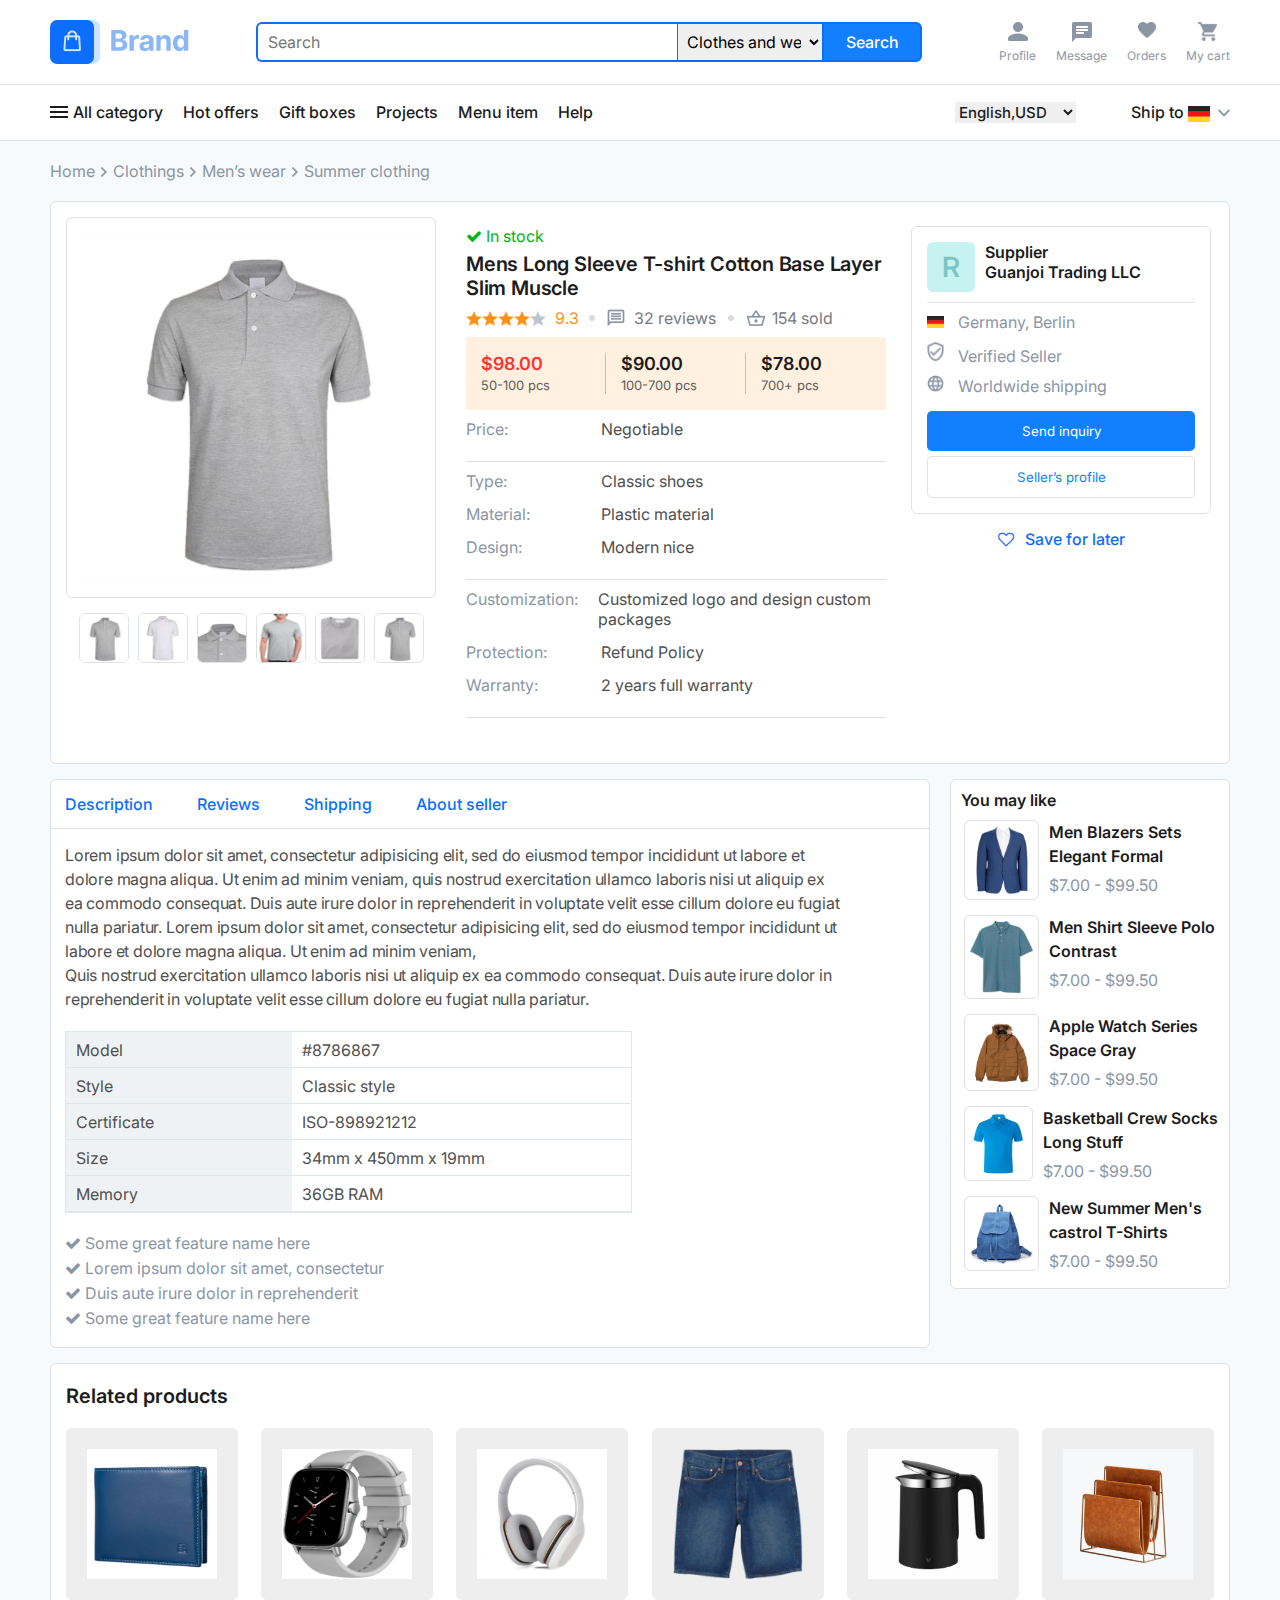
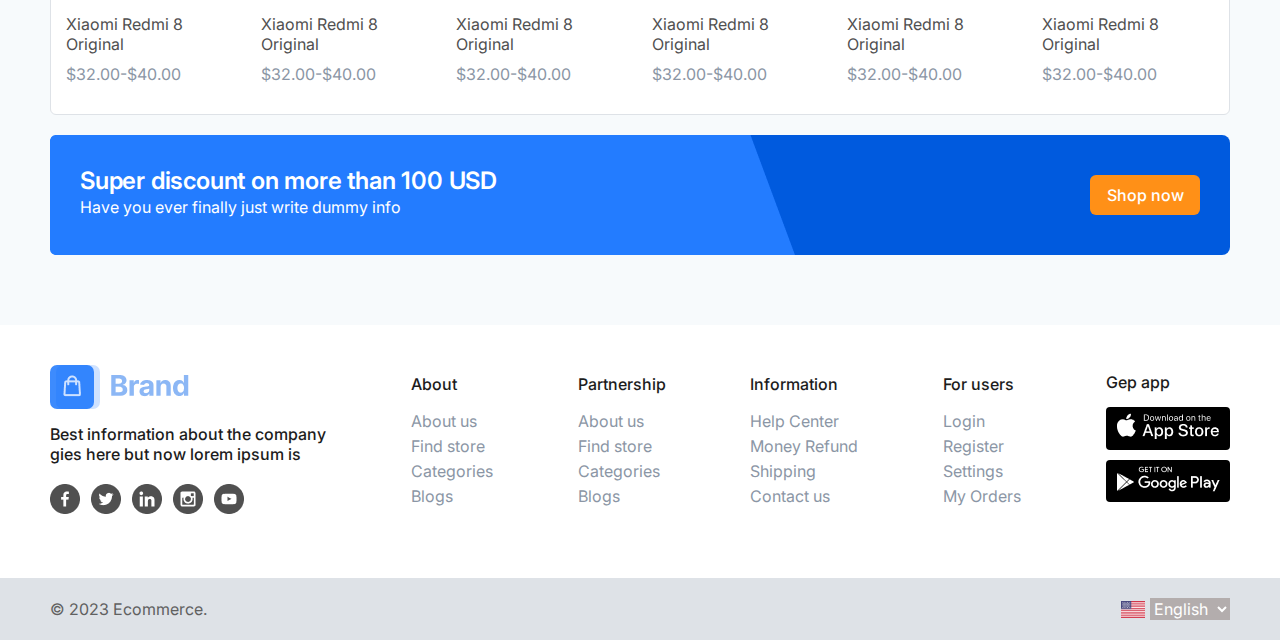
<file: pagethree.html>
<!DOCTYPE html>
<html lang="en">
  <head>
    <meta charset="UTF-8" />
    <meta name="viewport" content="width=device-width, initial-scale=1.0" />
    <title>Clothes and wear</title>
    <link rel="stylesheet" href="css/style.css" />
    <link
      rel="stylesheet"
      href="https://cdnjs.cloudflare.com/ajax/libs/font-awesome/4.7.0/css/font-awesome.min.css"
    />
    <link rel="icon" href="img/icon/brand.png" type="images/png" />
  </head>
  <body>
    <div id="sidebar" class="sidebar">
      <div id="close" class="close-sidebar">
        <i class="fa fa-times" aria-hidden="true"></i>
      </div>
      <div class="user-sidebar">
        <i class="fa fa-user-circle-o" aria-hidden="true"></i>
        <h3><a href="#">Sign in</a> |<a href="#"> Register</a></h3>
      </div>
      <div class="sidebar-menu">
        <ul>
          <li>
            <a href="#"
              ><span><i class="fa fa-home" aria-hidden="true"></i> </span
              >Home</a
            >
          </li>
          <li>
            <a href="#"
              ><span><i class="fa fa-list" aria-hidden="true"></i> </span
              >Categories</a
            >
          </li>
          <li>
            <a href="#"
              ><span><i class="fa fa-heart-o" aria-hidden="true"></i> </span
              >Favorites</a
            >
          </li>
          <li>
            <a href="#"
              ><span><i class="fa fa-laptop" aria-hidden="true"></i> </span>My
              orders</a
            >
          </li>
        </ul>
      </div>
      <div class="sidebar-menu sidebar-lang">
        <ul>
          <li>
            <a href="#"
              ><span><i class="fa fa-globe" aria-hidden="true"></i> </span
              >English | USD
            </a>
          </li>
          <li>
            <a href="#"
              ><span><i class="fa fa-headphones" aria-hidden="true"></i> </span
              >Contact us</a
            >
          </li>
          <li>
            <a href="#"
              ><span
                ><i class="fa fa-info-circle" aria-hidden="true"> </i> </span
              >About</a
            >
          </li>
        </ul>
      </div>
      <div class="sidebar-menu">
        <ul>
          <li>
            <a href="#"><span> </span>User agreement</a>
          </li>
          <li>
            <a href="#"><span> </span>Partnership</a>
          </li>
          <li>
            <a href="#"><span> </span>Privacy policy</a>
          </li>
        </ul>
      </div>
    </div>
    <div id="sidebar-blur" class="sidebar-blur"></div>
    <header class="header">
      <div class="container">
        <div class="header-flex">
          <div class="brand-div">
            <div id="sidenavbar" class="icon-navbar">
              <img src="img/icon/all_category.png" />
            </div>
            <a href="index.html"
              ><span>
                <img src="img/icon/brand.png" />
              </span>
              <img src="img/icon/logo.png" alt=""
            /></a>
          </div>
          <div class="search-div">
            <form action="#">
              <input type="text" placeholder="Search" />
              <select id="my-select">
                <option value="pagethree.html">Clothes and wear</option>
                <option value="second-page.html">Mobile accessory</option>
                <option value="index.html">All Category</option>
                <option value="#">Home interiors</option>
                <option value="#">Computer and tech</option>
                <option value="#">Tools, equipments</option>
                <option value="#">Sports and outdoor</option>
                <option value="#">Animal and pets</option>
                <option value="#">Machinery tools</option>
                <option value="#">More category</option>
              </select>
              <input type="submit" value="Search" />
            </form>
          </div>
          <div class="my-options">
            <div class="my-option-divs">
              <a href="#">
                <span> <img src="img/icon/profile.png" /> </span>
                <h3>Profile</h3>
              </a>
            </div>
            <div class="my-option-divs">
              <a href="#">
                <span>
                  <img src="img/icon/message.png" />
                </span>
                <h3>Message</h3>
              </a>
            </div>
            <div class="my-option-divs">
              <a href="#">
                <span>
                  <img src="img/icon/orders.png" />
                </span>
                <h3>Orders</h3>
              </a>
            </div>
            <div class="my-option-divs">
              <a href="fourpage.html">
                <span>
                  <img src="img/icon/Mycart.png" />
                </span>
                <h3>My cart</h3>
              </a>
            </div>
          </div>
        </div>
      </div>
      <div class="menu">
        <div class="container">
          <div class="menu-flex">
            <div class="navbar">
              <ul>
                <li>
                  <a href="#"
                    ><img src="img/icon/all_category.png" />All category</a
                  >
                </li>
                <li>
                  <a href="#">Hot offers</a>
                </li>
                <li>
                  <a href="#">Gift boxes</a>
                </li>
                <li>
                  <a href="#">Projects</a>
                </li>
                <li>
                  <a href="#">Menu item</a>
                </li>
                <li>
                  <a href="#">Help</a>
                </li>
              </ul>
            </div>
            <div class="right-menu">
              <form action="">
                <select>
                  <option value="1">English,USD</option>
                  <option value="2">Georgia,GEL</option>
                  <option value="3">Russian,Ruble</option>
                </select>
              </form>
              <div class="shipp-to">
                <span id="shippingbottom"
                  >Ship to <img id="mainimgshipp" src="img/flags/germany.png"
                /></span>
                <div id="shippingflag">
                  <ul>
                    <li>
                      <img class="shippimg" src="img/flags/usa.png" alt="" />
                    </li>
                    <li>
                      <img
                        class="shippimg"
                        src="img/flags/greatbritain.png"
                        alt=""
                      />
                    </li>
                    <li>
                      <img
                        class="shippimg"
                        src="img/flags/germany.png"
                        alt=""
                      />
                    </li>
                    <li>
                      <img
                        class="shippimg"
                        src="img/flags/australia.png"
                        alt=""
                      />
                    </li>
                    <li>
                      <img class="shippimg" src="img/flags/italy.png" alt="" />
                    </li>
                  </ul>
                </div>
              </div>
            </div>
          </div>
        </div>
      </div>
    </header>
    <section class="select">
      <div class="container">
        <div class="select-file">
          <span>Home</span>
          <img src="img/icon/vector-right.png" alt="" />
          <span>Clothings </span>
          <img src="img/icon/vector-right.png" alt="" />
          <span>Men’s wear</span>
          <img src="img/icon/vector-right.png" alt="" />
          <span>Summer clothing</span>
        </div>
      </div>
    </section>
    <section class="manclothes">
      <div class="container">
        <div class="manclothes-flex">
          <div class="cloth-info-slider">
            <div class="main-img">
              <img
                id="mainimg-js"
                src="img/clothes/t-shirt6.png"
                alt="shirtimg"
              />
            </div>
            <div class="shirt-imgs">
              <img src="img/clothes/tshirt.png" alt="shirtimg" />
              <img src="img/clothes/t-shirt5.png" alt="shirtimg" />
              <img src="img/clothes/t-shirt4.png" alt="shirtimg" />
              <img src="img/clothes/t-shirt3.png" alt="shirtimg" />
              <img src="img/clothes/t-shirt2.png" alt="shirtimg" />
              <img src="img/clothes/tshirt.png" alt="shirtimg" />
            </div>
          </div>
          <div class="cloth-info">
            <div class="clothinfo-title">
              <div class="title-stock">
                <i class="fa fa-check" aria-hidden="true"></i> In stock
              </div>
              <div class="clothinfo-name">
                <h2>Mens Long Sleeve T-shirt Cotton Base Layer Slim Muscle</h2>
              </div>
              <div class="clothinfo-rating">
                <img class="star" src="img/other/ratingfour.png" />
                <span class="rating-numb">9.3</span>
                <div class="rating-dot"></div>
                <img src="img/icon/review.png" />
                <span class="rating-rew">32 reviews</span>
                <div class="rating-dot"></div>
                <img src="img/icon/sold.png" />
                <span class="rating-sold">154 sold</span>
              </div>
            </div>
            <div class="clothinfo-price">
              <div class="onlyprice">
                <span class="priceblock firstprice">$98.00</span>
                <span class="pcs">50-100 pcs</span>
              </div>
              <div class="onlyprice">
                <span class="priceblock">$90.00</span>
                <span class="pcs">100-700 pcs</span>
              </div>
              <div class="onlyprice">
                <span class="priceblock">$78.00</span>
                <span class="pcs">700+ pcs</span>
              </div>
            </div>
            <div class="clothinfo-cat">
              <div>
                <span>Price:</span>
                <h4>Negotiable</h4>
              </div>
            </div>
            <div class="clothinfo-cat">
              <div>
                <span>Type:</span>
                <h4>Classic shoes</h4>
              </div>
              <div>
                <span>Material:</span>
                <h4>Plastic material</h4>
              </div>
              <div>
                <span>Design:</span>
                <h4>Modern nice</h4>
              </div>
            </div>
            <div class="clothinfo-cat">
              <div>
                <span>Customization:</span>
                <h4>Customized logo and design custom packages</h4>
              </div>
              <div>
                <span>Protection:</span>
                <h4>Refund Policy</h4>
              </div>
              <div>
                <span>Warranty:</span>
                <h4>2 years full warranty</h4>
              </div>
            </div>
          </div>
          <div class="cloth-info-right">
            <div class="trading">
              <div class="supplier">
                <h1>R</h1>
                <p>
                  Supplier <br />
                  Guanjoi Trading LLC
                </p>
              </div>
              <div class="clothinfo-item">
                <div class="item-img-title">
                  <img src="img/flags/germany.png" />
                  <span>Germany, Berlin</span>
                </div>
                <div class="item-img-title">
                  <img src="img/icon/verified.png" />
                  <span>Verified Seller</span>
                </div>
                <div class="item-img-title">
                  <img src="img/icon/word.png" />
                  <span>Worldwide shipping</span>
                </div>
              </div>
              <div class="clothinfo-btn">
                <button class="sendinquiry">Send inquiry</button>
                <button class="sellerprofile">Seller’s profile</button>
              </div>
            </div>
            <div class="save-button">
              <span>
                <i class="fa fa-heart-o" aria-hidden="true"></i> Save for
                later</span
              >
            </div>
          </div>
        </div>
      </div>
    </section>
    <section>
      <div class="container">
        <div class="productdescript-flex">
          <div class="descript">
            <div class="productdescript-item">
              <span>Description</span>
              <span>Reviews</span>
              <span>Shipping</span>
              <span>About seller</span>
            </div>
            <div class="productdescript-info">
              <p>
                Lorem ipsum dolor sit amet, consectetur adipisicing elit, sed do
                eiusmod tempor incididunt ut labore et dolore magna aliqua. Ut
                enim ad minim veniam, quis nostrud exercitation ullamco laboris
                nisi ut aliquip ex ea commodo consequat. Duis aute irure dolor
                in reprehenderit in voluptate velit esse cillum dolore eu fugiat
                nulla pariatur. Lorem ipsum dolor sit amet, consectetur
                adipisicing elit, sed do eiusmod tempor incididunt ut labore et
                dolore magna aliqua. Ut enim ad minim veniam,<br />
                Quis nostrud exercitation ullamco laboris nisi ut aliquip ex ea
                commodo consequat. Duis aute irure dolor in reprehenderit in
                voluptate velit esse cillum dolore eu fugiat nulla pariatur.
              </p>
              <div class="drawer-div">
                <div class="left-drawer">
                  <span>Model</span>
                  <span>Style</span>
                  <span>Certificate</span>
                  <span>Size</span>
                  <span>Memory</span>
                </div>
                <div class="right-drawer">
                  <span>#8786867</span>
                  <span>Classic style</span>
                  <span>ISO-898921212</span>
                  <span>34mm x 450mm x 19mm</span>
                  <span>36GB RAM</span>
                </div>
              </div>
              <div class="productdescript-lasttext">
                <span
                  ><i class="fa fa-check" aria-hidden="true"></i> Some great
                  feature name here
                </span>
                <span
                  ><i class="fa fa-check" aria-hidden="true"></i> Lorem ipsum
                  dolor sit amet, consectetur
                </span>
                <span
                  ><i class="fa fa-check" aria-hidden="true"></i> Duis aute
                  irure dolor in reprehenderit
                </span>
                <span
                  ><i class="fa fa-check" aria-hidden="true"></i> Some great
                  feature name here
                </span>
              </div>
            </div>
          </div>
          <div class="product-like">
            <div class="all-items">
              <h3>You may like</h3>
            </div>
            <div class="cloth-descr">
              <img src="img/clothes/costume.png" />
              <div class="descr">
                <h3>Men Blazers Sets Elegant Formal</h3>
                <span>$7.00 - $99.50</span>
              </div>
            </div>
            <div class="cloth-descr">
              <img src="img/clothes/blueshirt.png" />
              <div class="descr">
                <h3>Men Shirt Sleeve Polo Contrast</h3>
                <span>$7.00 - $99.50</span>
              </div>
            </div>

            <div class="cloth-descr">
              <img src="img/clothes/jacket.png" />
              <div class="descr">
                <h3>Apple Watch Series Space Gray</h3>
                <span>$7.00 - $99.50</span>
              </div>
            </div>

            <div class="cloth-descr">
              <img src="img/clothes/blueshirtt.png" />
              <div class="descr">
                <h3>Basketball Crew Socks Long Stuff</h3>
                <span>$7.00 - $99.50</span>
              </div>
            </div>
            <div class="cloth-descr">
              <img src="img/clothes/bag.png" />
              <div class="descr">
                <h3>New Summer Men's castrol T-Shirts</h3>
                <span>$7.00 - $99.50</span>
              </div>
            </div>
          </div>
        </div>
      </div>
    </section>
    <section>
      <div class="container">
        <div class="related-products">
          <h2>Related products</h2>
          <div class="relatedproduct-info">
            <div class="relatedproduct-item">
              <img src="img/clothes/wallet.png" alt="wallet" />
              <h3>Xiaomi Redmi 8 Original</h3>
              <span>$32.00-$40.00</span>
            </div>
            <div class="relatedproduct-item">
              <img src="img/tech/watch.png" alt="" />
              <h3>Xiaomi Redmi 8 Original</h3>
              <span>$32.00-$40.00</span>
            </div>
            <div class="relatedproduct-item">
              <img src="img/tech/whiteheadphone.png" alt="" />
              <h3>Xiaomi Redmi 8 Original</h3>
              <span>$32.00-$40.00</span>
            </div>
            <div class="relatedproduct-item">
              <img src="img/clothes/Shorts.png" alt="" />
              <h3>Xiaomi Redmi 8 Original</h3>
              <span>$32.00-$40.00</span>
            </div>
            <div class="relatedproduct-item">
              <img src="img/tech/teapot.png" alt="" />
              <h3>Xiaomi Redmi 8 Original</h3>
              <span>$32.00-$40.00</span>
            </div>
            <div class="relatedproduct-item">
              <img src="img/other/appliance.png" alt="" />
              <h3>Xiaomi Redmi 8 Original</h3>
              <span>$32.00-$40.00</span>
            </div>
          </div>
        </div>
      </div>
    </section>
    <section>
      <div class="container">
        <div class="super-sect">
          <img src="img/other/baner.png" />
          <div class="supersect-item">
            <div class="supersect-name">
              <p>Super discount on more than 100 USD</p>
              <span>Have you ever finally just write dummy info</span>
            </div>
          </div>
          <div class="supersect-btn">
            <button>Shop now</button>
          </div>
        </div>
      </div>
    </section>
    <footer>
      <div class="container">
        <div class="footer">
          <div class="footer-icon">
            <div class="footer-logo">
              <span>
                <img src="img/icon/brand.png" />
              </span>
              <img src="img/icon/logo.png" alt="" />
            </div>
            <h3>
              Best information about the company <br />
              gies here but now lorem ipsum is
            </h3>
            <div class="last-icons">
              <img
                src="img/social website icon/facebook.png"
                alt="favebook icon"
              />
              <img
                src="img/social website icon/twitter.png"
                alt="twitter icon"
              />
              <img
                src="img/social website icon/linkedin.png"
                alt="linkedin icon"
              />
              <img
                src="img/social website icon/instagram.png"
                alt="instagram icon"
              />
              <img
                src="img/social website icon/youtube.png"
                alt="youtube icon"
              />
            </div>
          </div>
          <div class="footer-about">
            <h3>About</h3>
            <ul>
              <li>
                <a href="#">About us</a>
              </li>
              <li>
                <a href="#">Find store</a>
              </li>
              <li>
                <a href="#">Categories</a>
              </li>
              <li>
                <a href="#">Blogs</a>
              </li>
            </ul>
          </div>
          <div class="footer-partnership">
            <h3>Partnership</h3>
            <ul>
              <li>
                <a href="#">About us</a>
              </li>
              <li>
                <a href="#">Find store</a>
              </li>
              <li>
                <a href="#">Categories</a>
              </li>
              <li>
                <a href="#">Blogs</a>
              </li>
            </ul>
          </div>
          <div class="footer-information">
            <h3>Information</h3>
            <ul>
              <li>
                <a href="#">Help Center</a>
              </li>
              <li>
                <a href="#">Money Refund</a>
              </li>
              <li>
                <a href="#">Shipping</a>
              </li>
              <li>
                <a href="#">Contact us</a>
              </li>
            </ul>
          </div>
          <div class="footer-forusers">
            <h3>For users</h3>
            <ul>
              <li>
                <a href="#">Login</a>
              </li>
              <li>
                <a href="#">Register</a>
              </li>
              <li>
                <a href="#">Settings</a>
              </li>
              <li>
                <a href="#">My Orders</a>
              </li>
            </ul>
          </div>
          <div class="footer-getapp">
            <h3>Gep app</h3>
            <div class="footer-lasticon">
              <img src="img/icon/appstore.png" alt="" />
            </div>
            <div class="footer-lasticon">
              <img src="img/icon/googleplay.png" alt="" />
            </div>
          </div>
        </div>
      </div>
      <div class="last-text">
        <div class="container">
          <div class="last-flex">
            <span>© 2023 Ecommerce. </span>
            <div class="last-flagimg">
              <div class="select-language">
                <img id="mainflag-js" src="img/flags/usa.png" alt="usa flag" />
                <form action="">
                  <select id="countryflag-js">
                    <option value="greatbritain">English</option>
                    <option value="georgia">Georgia</option>
                    <option value="italy">Italy</option>
                    <option value="russia">Russia</option>
                    <option value="france">France</option>
                    <option value="china">China</option>
                  </select>
                </form>
              </div>
            </div>
          </div>
        </div>
      </div>
    </footer>
    <script src="js/script.js"></script>
  </body>
</html>
</file>
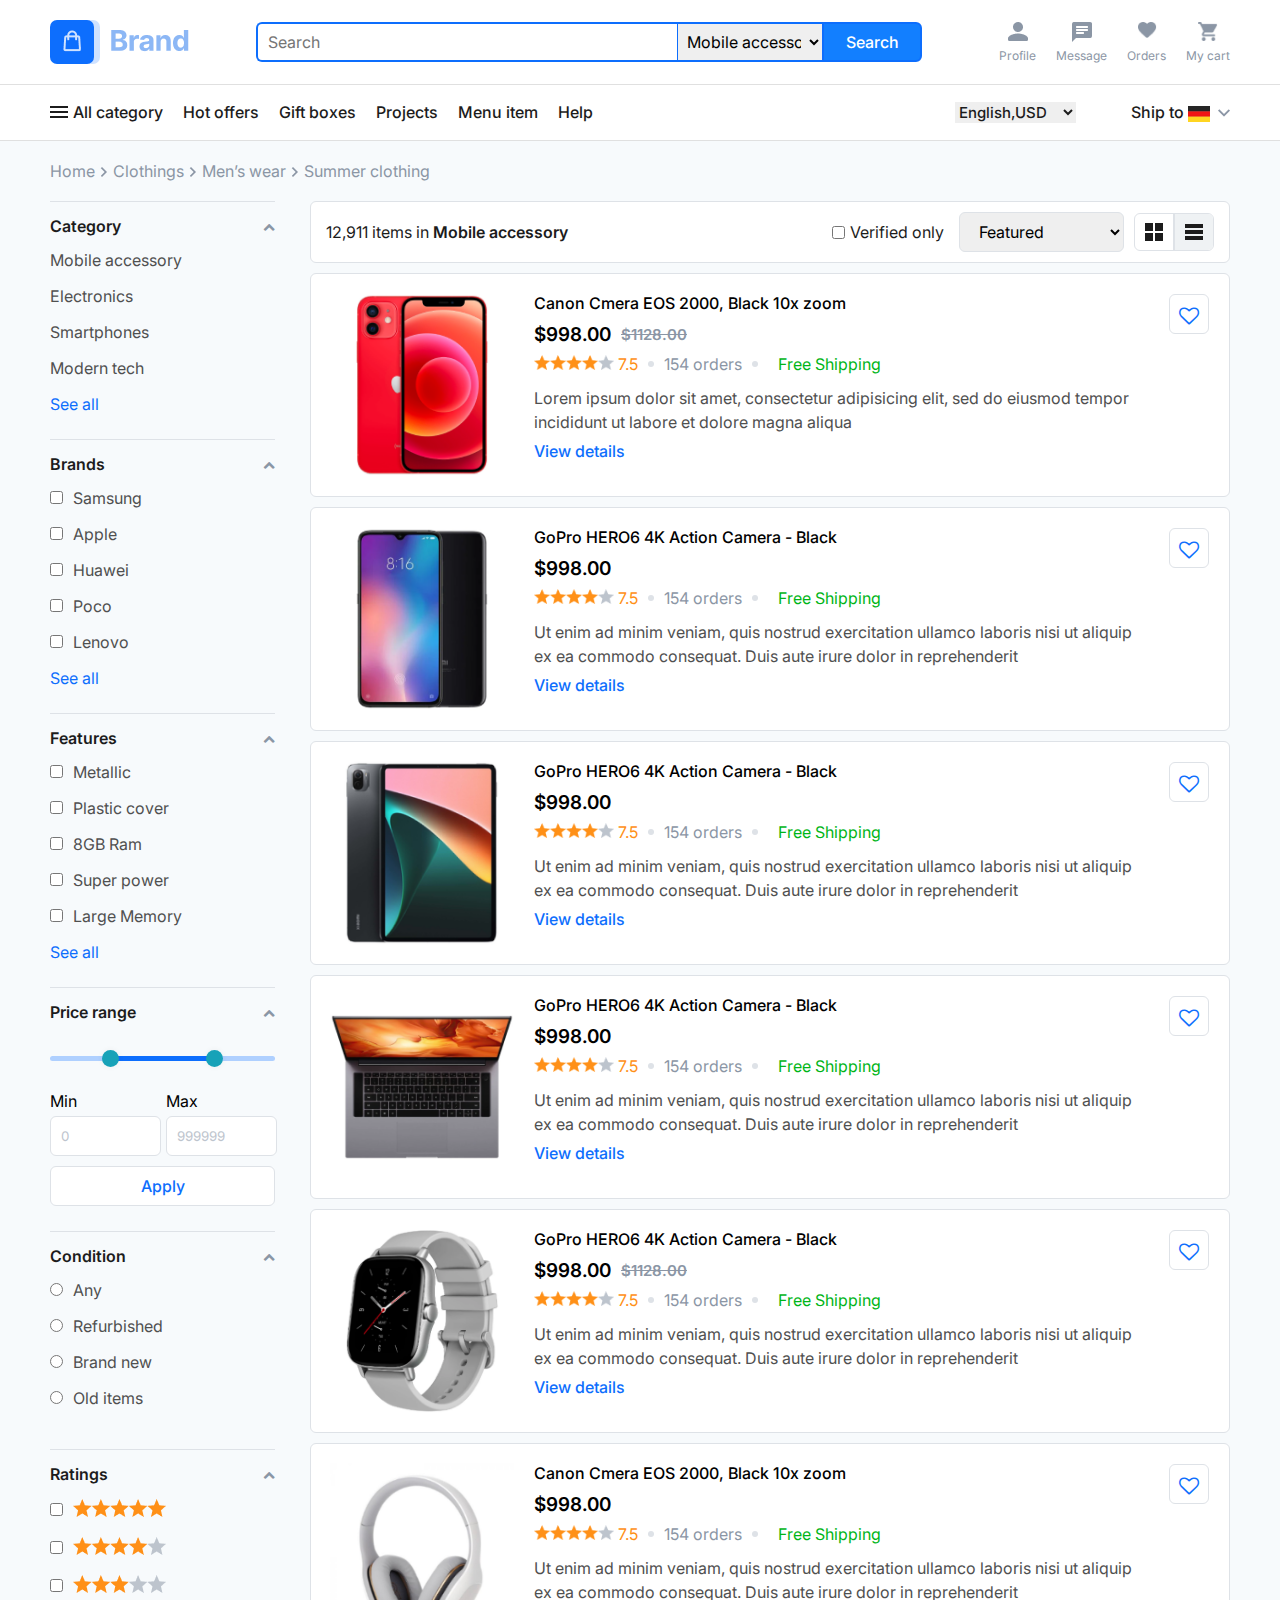
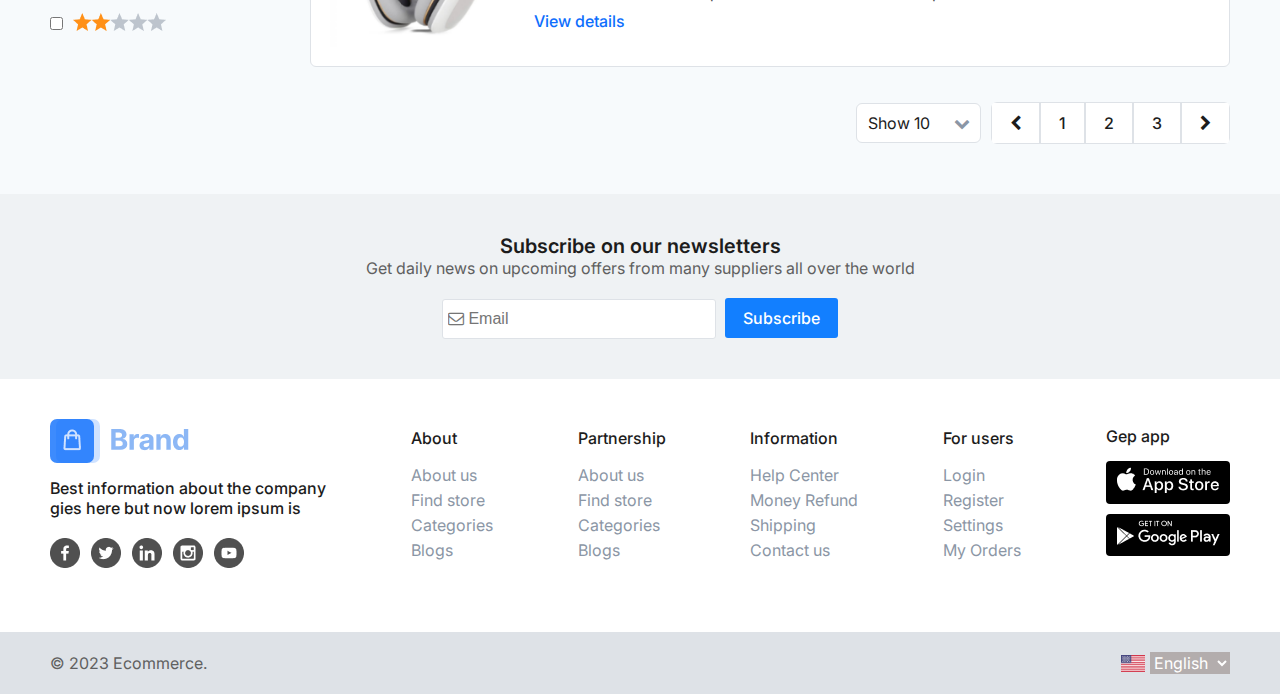
<file: second-page.html>
<!DOCTYPE html>
<html lang="en">
  <head>
    <meta charset="UTF-8" />
    <meta name="viewport" content="width=device-width, initial-scale=1.0" />
    <link rel="stylesheet" href="css/style.css" />
    <link rel="stylesheet" href="css/media.css" />
    <link
      rel="stylesheet"
      href="https://cdnjs.cloudflare.com/ajax/libs/font-awesome/4.7.0/css/font-awesome.min.css"
    />
    <link rel="icon" href="img/icon/brand.png" type="images/png" />

    <title>Mobile accessory</title>
  </head>
  <body>
    <div id="sidebar" class="sidebar">
      <div id="close" class="close-sidebar">
        <i class="fa fa-times" aria-hidden="true"></i>
      </div>
      <div class="user-sidebar">
        <i class="fa fa-user-circle-o" aria-hidden="true"></i>
        <h3><a href="#">Sign in</a> |<a href="#"> Register</a></h3>
      </div>
      <div class="sidebar-menu">
        <ul>
          <li>
            <a href="#"
              ><span><i class="fa fa-home" aria-hidden="true"></i> </span
              >Home</a
            >
          </li>
          <li>
            <a href="#"
              ><span><i class="fa fa-list" aria-hidden="true"></i> </span
              >Categories</a
            >
          </li>
          <li>
            <a href="#"
              ><span><i class="fa fa-heart-o" aria-hidden="true"></i> </span
              >Favorites</a
            >
          </li>
          <li>
            <a href="#"
              ><span><i class="fa fa-laptop" aria-hidden="true"></i> </span>My
              orders</a
            >
          </li>
        </ul>
      </div>
      <div class="sidebar-menu sidebar-lang">
        <ul>
          <li>
            <a href="#"
              ><span><i class="fa fa-globe" aria-hidden="true"></i> </span
              >English | USD
            </a>
          </li>
          <li>
            <a href="#"
              ><span><i class="fa fa-headphones" aria-hidden="true"></i> </span
              >Contact us</a
            >
          </li>
          <li>
            <a href="#"
              ><span
                ><i class="fa fa-info-circle" aria-hidden="true"> </i> </span
              >About</a
            >
          </li>
        </ul>
      </div>
      <div class="sidebar-menu">
        <ul>
          <li>
            <a href="#"><span> </span>User agreement</a>
          </li>
          <li>
            <a href="#"><span> </span>Partnership</a>
          </li>
          <li>
            <a href="#"><span> </span>Privacy policy</a>
          </li>
        </ul>
      </div>
    </div>
    <div id="sidebar-blur" class="sidebar-blur"></div>
    <header class="header">
      <div class="container">
        <div class="header-flex">
          <div class="brand-div">
            <div id="sidenavbar" class="icon-navbar">
              <img src="img/icon/all_category.png" />
            </div>
            <a href="index.html"
              ><span>
                <img src="img/icon/brand.png" />
              </span>
              <img src="img/icon/logo.png" alt=""
            /></a>
          </div>
          <div class="search-div">
            <form action="#">
              <input type="text" placeholder="Search" />
              <select id="my-select">
                <option value="second-page.html">Mobile accessory</option>
                <option value="index.html">All Category</option>
                <option value="pagethree.html">Clothes and wear</option>
                <option value="#">Home interiors</option>
                <option value="#">Computer and tech</option>
                <option value="#">Tools, equipments</option>
                <option value="#">Sports and outdoor</option>
                <option value="#">Animal and pets</option>
                <option value="#">Machinery tools</option>
                <option value="#">More category</option>
              </select>
              <input type="submit" value="Search" />
            </form>
          </div>
          <div class="my-options">
            <div class="my-option-divs">
              <a href="#">
                <span> <img src="img/icon/profile.png" /> </span>
                <h3>Profile</h3>
              </a>
            </div>
            <div class="my-option-divs">
              <a href="#">
                <span>
                  <img src="img/icon/message.png" />
                </span>
                <h3>Message</h3>
              </a>
            </div>
            <div class="my-option-divs">
              <a href="#">
                <span>
                  <img src="img/icon/orders.png" />
                </span>
                <h3>Orders</h3>
              </a>
            </div>
            <div class="my-option-divs">
              <a href="fourpage.html">
                <span>
                  <img src="img/icon/Mycart.png" />
                </span>
                <h3>My cart</h3>
              </a>
            </div>
          </div>
        </div>
      </div>
      <div class="menu">
        <div class="container">
          <div class="menu-flex">
            <div class="navbar">
              <ul>
                <li>
                  <a href="#"
                    ><img src="img/icon/all_category.png" />All category</a
                  >
                </li>
                <li>
                  <a href="#">Hot offers</a>
                </li>
                <li>
                  <a href="#">Gift boxes</a>
                </li>
                <li>
                  <a href="#">Projects</a>
                </li>
                <li>
                  <a href="#">Menu item</a>
                </li>
                <li>
                  <a href="#">Help</a>
                </li>
              </ul>
            </div>
            <div class="right-menu">
              <form action="">
                <select>
                  <option value="1">English,USD</option>
                  <option value="2">Georgia,GEL</option>
                  <option value="3">Russian,Ruble</option>
                </select>
              </form>
              <div class="shipp-to">
                <span id="shippingbottom"
                  >Ship to <img id="mainimgshipp" src="img/flags/germany.png"
                /></span>
                <div id="shippingflag">
                  <ul>
                    <li>
                      <img class="shippimg" src="img/flags/usa.png" alt="" />
                    </li>
                    <li>
                      <img
                        class="shippimg"
                        src="img/flags/greatbritain.png"
                        alt=""
                      />
                    </li>
                    <li>
                      <img
                        class="shippimg"
                        src="img/flags/germany.png"
                        alt=""
                      />
                    </li>
                    <li>
                      <img
                        class="shippimg"
                        src="img/flags/australia.png"
                        alt=""
                      />
                    </li>
                    <li>
                      <img class="shippimg" src="img/flags/italy.png" alt="" />
                    </li>
                  </ul>
                </div>
              </div>
            </div>
          </div>
        </div>
      </div>
    </header>
    <section class="select">
      <div class="container">
        <div class="select-file">
          <span>Home</span>
          <img src="img/icon/vector-right.png" alt="" />
          <span>Clothings </span>
          <img src="img/icon/vector-right.png" alt="" />
          <span>Men’s wear</span>
          <img src="img/icon/vector-right.png" alt="" />
          <span>Summer clothing</span>
        </div>
      </div>
    </section>
    <section>
      <div class="container">
        <div class="right-sect-flex">
          <div class="left-sect">
            <form>
              <div class="category-item">
                <div class="catitem-h2">
                  Category
                  <span
                    ><i class="fa fa-chevron-up" aria-hidden="true"></i
                  ></span>
                </div>
                <div class="category-sub">
                  <ul>
                    <li><span>Mobile accessory</span></li>
                    <li><span>Electronics</span></li>
                    <li><span>Smartphones </span></li>
                    <li><span>Modern tech</span></li>
                    <span class="see-all">See all</span>
                  </ul>
                </div>
              </div>
              <div class="category-item">
                <div class="catitem-h2">
                  Brands
                  <span
                    ><i class="fa fa-chevron-up" aria-hidden="true"></i
                  ></span>
                </div>
                <div class="category-sub">
                  <ul>
                    <li>
                      <label
                        ><input type="checkbox" /><span>Samsung</span></label
                      >
                    </li>
                    <li>
                      <label><input type="checkbox" /><span>Apple</span></label>
                    </li>
                    <li>
                      <label
                        ><input type="checkbox" /><span>Huawei</span></label
                      >
                    </li>
                    <li>
                      <label><input type="checkbox" /><span>Poco</span></label>
                    </li>
                    <li>
                      <label
                        ><input type="checkbox" /><span>Lenovo</span></label
                      >
                    </li>
                    <span class="see-all">See all</span>
                  </ul>
                </div>
              </div>
              <div class="category-item">
                <div class="catitem-h2">
                  Features
                  <span
                    ><i class="fa fa-chevron-up" aria-hidden="true"></i
                  ></span>
                </div>
                <div class="category-sub">
                  <ul>
                    <li>
                      <label
                        ><input type="checkbox" /><span>Metallic</span></label
                      >
                    </li>
                    <li>
                      <label
                        ><input type="checkbox" /><span
                          >Plastic cover</span
                        ></label
                      >
                    </li>
                    <li>
                      <label
                        ><input type="checkbox" /><span>8GB Ram</span></label
                      >
                    </li>
                    <li>
                      <label
                        ><input type="checkbox" /><span
                          >Super power</span
                        ></label
                      >
                    </li>
                    <li>
                      <label
                        ><input type="checkbox" /><span
                          >Large Memory</span
                        ></label
                      >
                    </li>
                    <span class="see-all">See all</span>
                  </ul>
                </div>
              </div>
              <div class="category-item">
                <div class="catitem-h2">
                  Price range
                  <span
                    ><i class="fa fa-chevron-up" aria-hidden="true"></i
                  ></span>
                </div>
                <div class="category-sub">
                  <div class="slider">
                    <div class="progress"></div>
                  </div>
                  <div class="range-input">
                    <input
                      type="range"
                      class="range-min"
                      min="0"
                      max="10000"
                      value="2500"
                      step="100"
                    />
                    <input
                      type="range"
                      class="range-max"
                      min="0"
                      max="10000"
                      value="7500"
                      step="100"
                    />
                  </div>
                  <div class="price-input">
                    <div class="field">
                      <span>Min</span>
                      <input type="number" class="input-min" value="0" />
                    </div>
                    <div class="field">
                      <span>Max</span>
                      <input type="number" class="input-max" value="999999" />
                    </div>
                  </div>
                  <div class="apply-btn">Apply</div>
                </div>
              </div>
              <div class="category-item">
                <div class="catitem-h2">
                  Condition
                  <span
                    ><i class="fa fa-chevron-up" aria-hidden="true"></i
                  ></span>
                </div>
                <div class="category-sub">
                  <ul>
                    <li>
                      <label
                        ><input value="1" name="cond-radio" type="radio" /><span
                          >Any</span
                        ></label
                      >
                    </li>
                    <li>
                      <label
                        ><input value="2" name="cond-radio" type="radio" /><span
                          >Refurbished</span
                        ></label
                      >
                    </li>
                    <li>
                      <label
                        ><input value="3" name="cond-radio" type="radio" /><span
                          >Brand new</span
                        ></label
                      >
                    </li>
                    <li>
                      <label
                        ><input value="4" name="cond-radio" type="radio" /><span
                          >Old items</span
                        ></label
                      >
                    </li>
                  </ul>
                </div>
              </div>
              <div class="category-item">
                <div class="catitem-h2">
                  Ratings
                  <span
                    ><i class="fa fa-chevron-up" aria-hidden="true"></i
                  ></span>
                </div>
                <div class="category-sub">
                  <ul>
                    <li>
                      <label
                        ><input type="checkbox" /><span
                          ><img src="img/other/rating.png" /></span
                      ></label>
                    </li>
                    <li>
                      <label
                        ><input type="checkbox" /><span
                          ><img src="img/other/ratingfour.png" /></span
                      ></label>
                    </li>
                    <li>
                      <label
                        ><input type="checkbox" /><span
                          ><img src="img/other/ratingthree.png" /></span
                      ></label>
                    </li>
                    <li>
                      <label
                        ><input type="checkbox" /><span
                          ><img src="img/other/ratingtwo.png" alt="" /></span
                      ></label>
                    </li>
                  </ul>
                </div>
              </div>
            </form>
          </div>
          <div class="right-sect">
            <div class="mobile-item">
              <div>
                <span
                  >12,911 items in <span class="mb-acc">Mobile accessory</span>
                </span>
              </div>
              <div class="right-flex">
                <div class="right-flex-div">
                  <input type="checkbox" />
                  <span>Verified only</span>
                  <select>
                    <option value="feature">Featured</option>
                  </select>

                  <div class="filter-design-flex">
                    <span id="filter-one" class="filter-design">
                      <img src="img/icon/gridview.png" />
                    </span>
                    <span
                      id="filter-two"
                      class="filter-design filter-design-active"
                    >
                      <img src="img/icon/listview.png" />
                    </span>
                  </div>
                </div>
              </div>
            </div>
            <div id="iphone-sale-flex">
              <div class="iphone-sale">
                <img src="img/tech/rediphone.png" width="184" height="184" />
                <div class="iphone-info">
                  <h1 class="iphone-data">
                    Canon Cmera EOS 2000, Black 10x zoom
                  </h1>
                  <div class="iphone-price">
                    <h3 class="new-price">$998.00</h3>
                    <h3 class="old-price"><del>$1128.00</del></h3>
                  </div>
                  <div class="iphone-static">
                    <span>
                      <img src="img/other/ratingfour.png" />
                      <span class="static-num">7.5</span></span
                    >
                    <div class="dot"></div>
                    <h4 class="iphone-order">154 orders</h4>
                    <div class="dot"></div>
                    <h4 class="iphone-shipp">Free Shipping</h4>
                  </div>
                  <p class="iphone-p">
                    Lorem ipsum dolor sit amet, consectetur adipisicing elit,
                    sed do eiusmod tempor incididunt ut labore et dolore magna
                    aliqua
                  </p>
                  <button class="iphone-btn">View details</button>
                </div>
                <span class="heart-icon"
                  ><i class="fa fa-heart-o" aria-hidden="true"></i
                ></span>
              </div>
              <div class="iphone-sale">
                <img src="img/tech/smartphone.png" width="184" height="184" />
                <div class="iphone-info">
                  <h1 class="iphone-data">
                    GoPro HERO6 4K Action Camera - Black
                  </h1>
                  <div class="iphone-price">
                    <h3 class="new-price">$998.00</h3>
                  </div>
                  <div class="iphone-static">
                    <span>
                      <img src="img/other/ratingfour.png" />
                      <span class="static-num">7.5</span></span
                    >
                    <div class="dot"></div>
                    <h4 class="iphone-order">154 orders</h4>
                    <div class="dot"></div>
                    <h4 class="iphone-shipp">Free Shipping</h4>
                  </div>
                  <p class="iphone-p">
                    Ut enim ad minim veniam, quis nostrud exercitation ullamco
                    laboris nisi ut aliquip ex ea commodo consequat. Duis aute
                    irure dolor in reprehenderit
                  </p>
                  <button class="iphone-btn">View details</button>
                </div>
                <span class="heart-icon"
                  ><i class="fa fa-heart-o" aria-hidden="true"></i
                ></span>
              </div>
              <div class="iphone-sale">
                <img src="img/tech/ipad.png" width="183" height="181" />
                <div class="iphone-info">
                  <h1 class="iphone-data">
                    GoPro HERO6 4K Action Camera - Black
                  </h1>
                  <div class="iphone-price">
                    <h3 class="new-price">$998.00</h3>
                  </div>
                  <div class="iphone-static">
                    <span>
                      <img src="img/other/ratingfour.png" />
                      <span class="static-num">7.5</span></span
                    >
                    <div class="dot"></div>
                    <h4 class="iphone-order">154 orders</h4>
                    <div class="dot"></div>
                    <h4 class="iphone-shipp">Free Shipping</h4>
                  </div>
                  <p class="iphone-p">
                    Ut enim ad minim veniam, quis nostrud exercitation ullamco
                    laboris nisi ut aliquip ex ea commodo consequat. Duis aute
                    irure dolor in reprehenderit
                  </p>
                  <button class="iphone-btn">View details</button>
                </div>
                <span class="heart-icon"
                  ><i class="fa fa-heart-o" aria-hidden="true"></i
                ></span>
              </div>
              <div class="iphone-sale">
                <img src="img/tech/laptops.png" width="184" height="150" />
                <div class="iphone-info">
                  <h1 class="iphone-data">
                    GoPro HERO6 4K Action Camera - Black
                  </h1>
                  <div class="iphone-price">
                    <h3 class="new-price">$998.00</h3>
                  </div>
                  <div class="iphone-static">
                    <span>
                      <img src="img/other/ratingfour.png" />
                      <span class="static-num">7.5</span></span
                    >
                    <div class="dot"></div>
                    <h4 class="iphone-order">154 orders</h4>
                    <div class="dot"></div>
                    <h4 class="iphone-shipp">Free Shipping</h4>
                  </div>
                  <p class="iphone-p">
                    Ut enim ad minim veniam, quis nostrud exercitation ullamco
                    laboris nisi ut aliquip ex ea commodo consequat. Duis aute
                    irure dolor in reprehenderit
                  </p>
                  <button class="iphone-btn">View details</button>
                </div>
                <span class="heart-icon"
                  ><i class="fa fa-heart-o" aria-hidden="true"></i
                ></span>
              </div>
              <div class="iphone-sale">
                <img src="img/tech/watch.png" width="181px" height="182" />
                <div class="iphone-info">
                  <h1 class="iphone-data">
                    GoPro HERO6 4K Action Camera - Black
                  </h1>
                  <div class="iphone-price">
                    <h3 class="new-price">$998.00</h3>
                    <h3 class="old-price"><del>$1128.00</del></h3>
                  </div>
                  <div class="iphone-static">
                    <span>
                      <img src="img/other/ratingfour.png" />
                      <span class="static-num">7.5</span></span
                    >
                    <div class="dot"></div>
                    <h4 class="iphone-order">154 orders</h4>
                    <div class="dot"></div>
                    <h4 class="iphone-shipp">Free Shipping</h4>
                  </div>
                  <p class="iphone-p">
                    Ut enim ad minim veniam, quis nostrud exercitation ullamco
                    laboris nisi ut aliquip ex ea commodo consequat. Duis aute
                    irure dolor in reprehenderit
                  </p>
                  <button class="iphone-btn">View details</button>
                </div>
                <span class="heart-icon"
                  ><i class="fa fa-heart-o" aria-hidden="true"></i
                ></span>
              </div>
              <div class="iphone-sale">
                <img
                  src="img/tech/whiteheadphone.png"
                  width="181px"
                  height="181"
                />
                <div class="iphone-info">
                  <h1 class="iphone-data">
                    Canon Cmera EOS 2000, Black 10x zoom
                  </h1>
                  <div class="iphone-price">
                    <h3 class="new-price">$998.00</h3>
                  </div>
                  <div class="iphone-static">
                    <span>
                      <img src="img/other/ratingfour.png" />
                      <span class="static-num">7.5</span></span
                    >
                    <div class="dot"></div>
                    <h4 class="iphone-order">154 orders</h4>
                    <div class="dot"></div>
                    <h4 class="iphone-shipp">Free Shipping</h4>
                  </div>
                  <p class="iphone-p">
                    Ut enim ad minim veniam, quis nostrud exercitation ullamco
                    laboris nisi ut aliquip ex ea commodo consequat. Duis aute
                    irure dolor in reprehenderit
                  </p>
                  <button class="iphone-btn">View details</button>
                </div>
                <span class="heart-icon"
                  ><i class="fa fa-heart-o" aria-hidden="true"></i
                ></span>
              </div>
            </div>
            <script>
              const boxes = document.getElementsByClassName("iphone-sale");

              const xxxx = document.getElementById("iphone-sale-flex");

              document
                .getElementById("filter-one")
                .addEventListener("click", function () {
                  xxxx.classList.add("fl-iphone");

                  for (const box of boxes) {
                    box.classList.add("filter-one");
                  }
                });

              document
                .getElementById("filter-two")
                .addEventListener("click", function () {
                  xxxx.classList.remove("fl-iphone");
                  for (const box of boxes) {
                    box.classList.remove("filter-one");
                  }
                });
            </script>
            <div class="new-pages">
              <div class="show-more">
                <span>
                  Show 10
                  <a href="#"
                    ><i class="fa fa-chevron-down" aria-hidden="true"></i>
                  </a>
                </span>
              </div>
              <div class="num-border">
                <div class="pages-num">
                  <ul>
                    <li>
                      <a href="#"
                        ><i class="fa fa-chevron-left" aria-hidden="true"></i>
                      </a>
                    </li>
                    <li>
                      <a href="#">1</a>
                    </li>
                    <li>
                      <a href="#">2</a>
                    </li>
                    <li>
                      <a href="#">3</a>
                    </li>
                    <li>
                      <a href="#"
                        ><i class="fa fa-chevron-right" aria-hidden="true"></i>
                      </a>
                    </li>
                  </ul>
                </div>
              </div>
            </div>
          </div>
        </div>
      </div>
    </section>
    <section class="newsletter-sect">
      <div class="container">
        <h1>Subscribe on our newsletters</h1>
        <h3>
          Get daily news on upcoming offers from many suppliers all over the
          world
        </h3>
        <div class="form-input">
          <form action="#">
            <input
              type="email"
              required
              placeholder="&#xf003; Email"
              style="font-family: Arial, FontAwesome"
            />
            <input type="submit" value="Subscribe" />
          </form>
        </div>
      </div>
    </section>
    <footer>
      <div class="container">
        <div class="footer">
          <div class="footer-icon">
            <div class="footer-logo">
              <span>
                <img src="img/icon/brand.png" />
              </span>
              <img src="img/icon/logo.png" alt="" />
            </div>
            <h3>
              Best information about the company <br />
              gies here but now lorem ipsum is
            </h3>
            <div class="last-icons">
              <img
                src="img/social website icon/facebook.png"
                alt="favebook icon"
              />
              <img
                src="img/social website icon/twitter.png"
                alt="twitter icon"
              />
              <img
                src="img/social website icon/linkedin.png"
                alt="linkedin icon"
              />
              <img
                src="img/social website icon/instagram.png"
                alt="instagram icon"
              />
              <img
                src="img/social website icon/youtube.png"
                alt="youtube icon"
              />
            </div>
          </div>
          <div class="footer-about">
            <h3>About</h3>
            <ul>
              <li>
                <a href="#">About us</a>
              </li>
              <li>
                <a href="#">Find store</a>
              </li>
              <li>
                <a href="#">Categories</a>
              </li>
              <li>
                <a href="#">Blogs</a>
              </li>
            </ul>
          </div>
          <div class="footer-partnership">
            <h3>Partnership</h3>
            <ul>
              <li>
                <a href="#">About us</a>
              </li>
              <li>
                <a href="#">Find store</a>
              </li>
              <li>
                <a href="#">Categories</a>
              </li>
              <li>
                <a href="#">Blogs</a>
              </li>
            </ul>
          </div>
          <div class="footer-information">
            <h3>Information</h3>
            <ul>
              <li>
                <a href="#">Help Center</a>
              </li>
              <li>
                <a href="#">Money Refund</a>
              </li>
              <li>
                <a href="#">Shipping</a>
              </li>
              <li>
                <a href="#">Contact us</a>
              </li>
            </ul>
          </div>
          <div class="footer-forusers">
            <h3>For users</h3>
            <ul>
              <li>
                <a href="#">Login</a>
              </li>
              <li>
                <a href="#">Register</a>
              </li>
              <li>
                <a href="#">Settings</a>
              </li>
              <li>
                <a href="#">My Orders</a>
              </li>
            </ul>
          </div>
          <div class="footer-getapp">
            <h3>Gep app</h3>
            <div class="footer-lasticon">
              <img src="img/icon/appstore.png" alt="" />
            </div>
            <div class="footer-lasticon">
              <img src="img/icon/googleplay.png" alt="" />
            </div>
          </div>
        </div>
      </div>
      <div class="last-text">
        <div class="container">
          <div class="last-flex">
            <span>© 2023 Ecommerce. </span>
            <div class="last-flagimg">
              <div class="select-language">
                <img id="mainflag-js" src="img/flags/usa.png" alt="usa flag" />
                <form action="">
                  <select id="countryflag-js">
                    <option value="greatbritain">English</option>
                    <option value="georgia">Georgia</option>
                    <option value="italy">Italy</option>
                    <option value="russia">Russia</option>
                    <option value="france">France</option>
                    <option value="china">China</option>
                  </select>
                </form>
              </div>
            </div>
          </div>
        </div>
      </div>
    </footer>
    <script src="js/range.js"></script>
    <script src="js/script.js"></script>
  </body>
</html>
</file>
<file: css/style.css>
@import url("https://fonts.googleapis.com/css2?family=Inter:wght@200;300;400;500;700&display=swap");

* {
  box-sizing: border-box;
  margin: 0;
  padding: 0;
  font-family: "Inter", sans-serif;
}
img {
  user-drag: none;
  user-select: none;
  -moz-user-select: none;
  -webkit-user-drag: none;
  -webkit-user-select: none;
  -ms-user-select: none;
}
a {
  text-decoration: none;
}
li {
  list-style: none;
}
body {
  background-color: #f7fafc;
}
.container {
  max-width: 1210px;
  margin: 0 auto;
  width: 100%;
  padding: 0px 15px;
}
.header {
  background-color: #fff;
}
.header-flex {
  display: flex;
  align-items: center;
  justify-content: space-between;
  padding: 20px 0px;
  flex-wrap: wrap;
}

.brand-div {
  display: flex;
  align-items: center;
}
.brand-div > a > span {
  width: 44px;
  height: 44px;
  display: inline-block;
  background-color: #0d6efd;
  text-align: center;
  line-height: 52px;
  margin-right: 13px;
  border-radius: 7px;
  position: relative;
}
.brand-div > a > span::before {
  content: "";
  background-color: #0d6efd33;
  height: 44px;
  width: 44px;
  position: absolute;
  left: 6px;
  border-radius: 7px;
}
.brand-div > h1 {
  color: #8cb7f5;
}
.search-div form input[type="text"] {
  width: 421px;
  height: 40px;
  padding: 0 10px;
  outline: none;
  border: 2px solid #0d6efd;
  border-top-left-radius: 6px;
  border-bottom-left-radius: 6px;
  border-right: 0px;
  font-family: "Inter", sans-serif;
  font-weight: 400;
  font-size: 16px;
}
.search-div form select {
  width: 145px;
  height: 40px;
  border: 2px solid#0D6EFD;
  border-left: 1px solid #0d6efd;
  padding: 0px 5px;
  outline: none;
  border-right: 0px;
  font-family: "Inter", sans-serif;
  font-weight: 400;
  font-size: 16px;
}
.search-div form input[type="submit"] {
  width: 100px;
  height: 40px;
  outline: none;
  border: 0px;
  cursor: pointer;
  background-color: #127fff;
  color: white;
  border: 2px solid#0D6EFD;
  border-top-right-radius: 6px;
  border-bottom-right-radius: 6px;
  font-family: "Inter", sans-serif;
  font-weight: 500;
  font-size: 16px;
}
.search-div form {
  display: flex;
  justify-content: center;
}
.my-options > .my-option-divs {
  margin: 0 10px;
  text-align: center;
}
.my-option-divs:last-child {
  margin-right: 0px;
}
.my-options {
  display: flex;
}
.my-options > .my-option-divs h3 {
  font-size: 12px;
  color: #8b96a5;
  font-family: "Inter", sans-serif;
  font-weight: 400;
}
.my-options > .my-option-divs img {
  width: 20px;
}
.my-option-divs span {
  display: block;
  height: 26px;
}
.menu {
  width: 100%;
  border-top: 1px solid #e0e0e0;
  border-bottom: 1px solid #e0e0e0;
  padding: 17px 0px;
}
.menu-flex {
  display: flex;
  justify-content: space-between;
}

.navbar::-webkit-scrollbar {
  height: 5px;
}

.navbar::-webkit-scrollbar-track {
  background-color: #e6e3e3;
}

.navbar::-webkit-scrollbar-thumb {
  background-color: #127fff;
}

.navbar ul {
  display: flex;
  align-items: center;
}
.navbar ul li {
  list-style: none;
  margin: 0 10px;
}
.navbar ul li:first-child {
  margin-left: 0px;
}
.navbar ul li a {
  text-decoration: none;
  color: #1c1c1c;
  font-size: 16px;
  font-family: "Inter", sans-serif;
  font-weight: 500;
}

.navbar ul li a img {
  margin-right: 5px;
}
.right-menu {
  display: flex;
}
.my-option-divs a {
  text-decoration: none;
}
.right-menu form select {
  outline: none;
  border: 0px;
  cursor: pointer;
  font-size: 15px;
  color: #1c1c1c;
  font-family: "Inter", sans-serif;
  font-weight: 500;
}
.shipp-to span img {
  vertical-align: middle;
  width: 22px;
  height: 16px;
}
.shipp-to {
  position: relative;
  padding-right: 20px;
  cursor: pointer;
  font-size: 16px;
  color: #1c1c1c;
  font-family: "Inter", sans-serif;
  font-weight: 500;
}

#shippingbottom::before {
  content: "";
  background-image: url(../img/icon/bottom.png);
  width: 12px;
  height: 8px;
  display: block;
  position: absolute;
  right: 0px;
  top: 50%;
  margin-top: -4px;
}
.right-menu form {
  margin-right: 55px;
}
.content {
  width: 100%;
}
.sect-one {
  background-color: #fff;
  padding: 15px;
  border: 1px solid #dee2e7;
  border-radius: 3px;
  margin-top: 20px;
}
.sect-flex {
  display: flex;
  justify-content: space-between;
}
.sect-nav ul li a {
  text-decoration: none;
  color: #505050;
  font-size: 16px;
  font-family: "Inter", sans-serif;
  font-weight: 400;
  padding: 10px 10px;
  display: block;
}
.sect-nav ul {
  list-style: none;
  padding: 0px;
}
.sect-nav ul li a:hover {
  color: #1c1c1c;
  background-color: #e5f1ff;
  border-radius: 4px;
  font-weight: 500;
}
.sect-nav {
  max-width: 250px;
  width: 100%;
}
.get-money {
  background-color: #f38332;
  color: #fff;
  font-size: 16px;
  font-family: "Inter", sans-serif;
  font-weight: 400;
  padding: 19px;
  margin-bottom: 10px;
  border-radius: 4px;
}

.send-request {
  background: hsl(183, 48%, 55%);
  color: #fff;
  font-size: 16px;
  font-family: "Inter", sans-serif;
  font-weight: 400;
  padding: 19px;
  border-radius: 4px;
}

.sect-baner {
  max-width: 665px;
  width: 100%;
  position: relative;
}
.sect-baner img {
  width: 100%;
  object-fit: cover;
  height: 360px;
  display: block;
}

.sect-user {
  max-width: 200px;
  width: 100%;
}

.login-div {
  background: #e3f0ff;
  padding: 10px;
  margin-bottom: 10px;
  border-radius: 4px;
}
.user-start {
  display: flex;
  height: 44px;
  margin-bottom: 9px;
}
.user-start h2 {
  font-size: 16px;
  margin-left: 15px;
  font-family: "Inter", sans-serif;
  font-weight: 400;
}
.user-start img {
  background-color: #91b1e7;
  border-radius: 50%;
  padding: 0px 3px;
  width: 40px;
  height: 40px;
}
.join-btn {
  width: 180px;
  height: 30px;
  background-color: #127fff;
  color: white;
  font-size: 16px;
  font-family: "Inter", sans-serif;
  font-weight: 500;
  border-radius: 6px;
  border: 0;
  margin-bottom: 10px;
  cursor: pointer;
}
.login-btn {
  width: 180px;
  height: 30px;
  background-color: white;
  color: #0d6efd;
  font-size: 16px;
  font-family: "Inter", sans-serif;
  font-weight: 500;
  border-radius: 6px;
  border: 0;
  cursor: pointer;
}
.banner-text {
  position: absolute;
  top: 45px;
  left: 40px;
}
.banner-text h2 {
  font-size: 28px;
  font-family: "Inter", sans-serif;
  font-weight: 400;
}
.banner-text h1 {
  font-size: 32px;
  font-family: "Inter", sans-serif;
  font-weight: 700;
  margin-bottom: 15px;
}
.banner-text button {
  font-size: 16px;
  font-family: "Inter", sans-serif;
  font-weight: 500;
  background-color: white;
  border: 0px;
  border-radius: 6px;
  padding: 8px 19px;
  cursor: pointer;
}
.product-sect {
  width: 100%;
  display: flex;
}
.offers {
  display: flex;
  background-color: #ffffff;
  margin-top: 20px;
  border: 1px solid #dee2e7;
  border-radius: 3px;
}
.offers h2 {
  font-size: 20px;
  font-family: "Inter", sans-serif;
  font-weight: 600;
  color: #1c1c1c;
}
.offers h3 {
  color: #8b96a5;
  font-size: 16px;
  font-family: "Inter", sans-serif;
  font-weight: 400;
}
.time-div {
  display: flex;
  margin-top: 10px;
}
.counter-item {
  padding: 8px;
  background-color: #606060;
  margin-left: 5px;
  border-radius: 3px;
}
.counter-item:first-child {
  margin-left: 0px;
}
.counter-item span {
  display: block;
  text-align: center;
  color: #ffffff;
  font-size: 16px;
  font-family: "Inter", sans-serif;
  font-weight: 700;
}
.product-info {
  display: flex;
  border-left: 1px solid #ffe3e3;
  width: 100%;
}
.product-info > div > img {
  height: 139px;
  margin-bottom: 10px;
  object-fit: contain;
}
.product-info > div > img:last-child {
  margin-right: 0px;
}
.product-img {
  text-align: center;
  border-right: 1px solid #e0e0e0;
  width: 25%;
  padding: 20px 0px;
}
.product-img:last-child {
  border-right: 0px;
}
.product-img > h3 {
  font-size: 14px;
  color: #1c1c1c;
  font-family: "Inter", sans-serif;
  font-weight: 400;
  margin-bottom: 10px;
}
.product-img > span {
  color: #eb001b;
  font-size: 14px;
  font-family: "Inter", sans-serif;
  font-weight: 500;
  background-color: #ffe3e3;
  padding: 5px 16px;
  border-radius: 29px;
}

.product-offer {
  padding: 20px;
  max-width: 281px;
  width: 100%;
}
.product-img > img {
  width: 130px;
}
.homeproduct-section {
  position: relative;
  margin-top: 20px;
}

.left-side .left-side-abs > h2 {
  font-size: 20px;
  color: #1c1c1c;
  font-family: "Inter", sans-serif;
  font-weight: 600;
}
.left-side .left-side-abs > button {
  color: #1c1c1c;
  font-size: 16px;
  font-family: "Inter", sans-serif;
  font-weight: 500;
  padding: 10px 20px;
  background-color: white;
  border: 1px;
  border-radius: 6px;
  cursor: pointer;
  margin-top: 15px;
}

.homeproducts-flex {
  display: flex;
  border-radius: 5px;
  overflow: hidden;
}

.left-side {
  position: relative;
  max-width: 280px;
  width: 100%;
}

.left-side-abs {
  position: absolute;
  top: 0;
  left: 25px;
  top: 30px;
}

.homeproduct-right {
  background-color: #fff;
  display: flex;
  justify-content: space-between;
  width: 100%;
  max-width: 900px;
  border-top: 1px solid #e0e0e0;
  border-left: 0;
  flex-wrap: wrap;
}

.homeproduct-box {
  width: 25%;
  height: 128px;
  padding: 15px 12px;
  border-right: 1px solid #e0e0e0;
  position: relative;
  border-bottom: 1px solid #e0e0e0;
}

.homeproduct-box-title {
  font-size: 17px;
  font-weight: 400;
  font-family: "Inter", sans-serif;
  margin-bottom: 7px;
  max-width: 148px;
  width: 100%;
  overflow: hidden;
}

.homeproduct-box-span {
  font-size: 13px;
  font-weight: 400;
  color: #8b96a5;
  max-width: 115px;
  width: 100%;
}

.homeproduct-box-span span {
  display: block;
}

.homeproduct-box-img {
  position: absolute;
  right: 7px;
  bottom: 5px;
}

.homeproduct-box-img img {
  width: 82px;
  height: 82px;
}

.section-supplier {
  margin-top: 20px;
}

.supplier-flex {
  display: flex;
  background-image: url("../img/other/backgroundbanner.png");
  width: 100%;
  padding: 42px 35px;
  justify-content: space-between;
  background-size: cover;
}

.left-supplier {
  color: #fff;
  font-family: "Inter", sans-serif;
  max-width: 467px;
  width: 100%;
}

.left-supplier h1 {
  font-size: 32px;
  font-weight: 600;
  margin-bottom: 10px;
}

.left-supplier p {
  font-size: 16px;
  font-weight: 400;
  line-height: 24px;
}
.right-supplier {
  max-width: 500px;
  width: 100%;
  background-color: #fff;
  padding: 25px 20px;
  border-radius: 5px;
}

.form-supplier-title {
  color: #000;
  font-size: 20px;
  font-weight: 600;
  font-family: "Inter", sans-serif;
  margin-bottom: 20px;
}

.right-supplier form input[type="text"] {
  height: 44px;
  outline: none;
  border-radius: 4px;
  padding: 10px;
  border: 1px solid #dee2e7;
  font-family: "Inter", sans-serif;
  font-size: 16px;
  width: 100%;
}

.right-supplier form textarea {
  height: 73px;
  outline: none;
  border-radius: 4px;
  padding: 10px;
  border: 1px solid #dee2e7;
  font-family: "Inter", sans-serif;
  resize: none;
  font-size: 16px;
  margin: 20px 0;
  width: 100%;
}

.right-supplier form input[name="quality"] {
  max-width: 206px;
  margin-right: 5px;
}

.right-supplier form select {
  outline: none;
  border-radius: 4px;
  padding: 10px;
  border: 1px solid #dee2e7;
  font-family: "Inter", sans-serif;
  font-size: 16px;
  width: 117px;
  height: 44px;
}

.right-supplier form input[type="submit"] {
  font-size: 16px;
  font-weight: 500;
  background-color: #0067ff;
  color: #fff;
  outline: none;
  border: 0;
  font-family: "Inter", sans-serif;
  border-radius: 6px;
  padding: 0px 15px;
  height: 40px;
  margin-top: 20px;
  cursor: pointer;
  line-height: 40px;
}

.recomended-items {
  margin-top: 25px;
  margin-bottom: 25px;
}

.recomended-items-grid {
  display: grid;
  grid-template-columns: 1fr 1fr 1fr 1fr 1fr;
  gap: 17px;
}

.block-title {
  margin-bottom: 25px;
  color: #1c1c1c;
  font-size: 24px;
  font-family: "Inter", sans-serif;
  font-weight: 600;
}

.rec-grid-item {
  background-color: #ffffff;
  border-radius: 5px;
  /* height: 310px; */
  border: 1px solid #e0e0e0;
  padding: 15px;
}
.rec-grid-item > h3 {
  font-size: 16px;
  font-weight: 500;
  font-family: "Inter", sans-serif;
  margin-top: 15px;
  margin-bottom: 5px;
}
.rec-grid-item span {
  color: #8b96a5;
  font-size: 16px;
  font-weight: 400;
  font-family: "Inter", sans-serif;
}
.rec-grid-item img {
  width: 100%;
  height: 193px;
  margin-left: 13px;
  object-fit: contain;
}
.extraservice-divs {
  display: grid;
  grid-template-columns: 1fr 1fr 1fr 1fr;
  gap: 20px;
  margin-bottom: 25px;
}
.extraservice-sect h1 {
  font-size: 24px;
  font-weight: 600;
  font-family: "Inter", sans-serif;
  color: #1c1c1c;
  margin-bottom: 25px;
}
.extraservice-imgs {
  position: relative;
  border: 1px solid #e0e0e0;
  background-color: white;
  border-radius: 3px;
}

.position-img {
  position: absolute;
  bottom: 55px;
  right: 15px;
  padding: 17px 17.5px;
  background-color: #d1e7ff;
  border-radius: 50%;
}

.extraserv-text {
  font-size: 16px;
  font-weight: 600;
  color: #1c1c1c;
  font-family: "Inter", sans-serif;
  display: block;
  margin-top: 15px;
  margin-left: 15px;
  margin-bottom: 20px;
}
.country-flag {
  display: grid;
  grid-template-columns: 1fr 1fr 1fr 1fr 1fr;
  gap: 15px 20px;
}
.flags-section {
  margin-bottom: 35px;
}
.flags-section h1 {
  font-size: 25px;
  font-weight: 600;
  margin-bottom: 25px;
}
.flags img {
  width: 28px;
  height: 20px;
  margin-right: 10px;
}
.flags {
  align-items: center;
  display: flex;
}
.flag-name h4 {
  font-size: 16px;
  font-weight: 400;
  font-family: "Inter", sans-serif;
  color: #1c1c1c;
}
.flag-name span {
  font-size: 13px;
  font-weight: 400;
  color: #8b96a5;
  font-family: "Inter", sans-serif;
}
.newsletter-sect {
  background-color: #eff2f4;
  padding-bottom: 40px;
}
.newsletter-sect h1 {
  padding-top: 40px;
  text-align: center;
  color: #1c1c1c;
  font-size: 20px;
  font-weight: 600;
  font-family: "Inter", sans-serif;
}
.newsletter-sect h3 {
  text-align: center;
  color: #606060;
  font-size: 16px;
  font-weight: 400;
  font-family: "Inter", sans-serif;
}
.form-input {
  margin-top: 20px;
  text-align: center;
}
.form-input form input[type="email"] {
  width: 274px;
  height: 40px;
  padding-left: 5px;
  font-size: 16px;
  outline: none;
  border-radius: 3px;
  border: 1px solid #dee2e7;
}
.form-input form input[type="submit"] {
  background-color: #127fff;
  padding: 10px 18px;
  outline: none;
  border: 1px;
  border-radius: 3px;
  margin-left: 5px;
  font-size: 16px;
  font-weight: 500;
  color: white;
  cursor: pointer;
}
.footer {
  display: flex;
  justify-content: space-between;
  align-items: center;
  padding: 40px 0px 60px;
}
footer {
  background-color: #fff;
}

.footer-logo > span {
  position: relative;
  width: 44px;
  height: 44px;
  display: inline-block;
  background-color: #3d8bfd;
  text-align: center;
  line-height: 52px;
  margin-right: 13px;
  border-radius: 7px;
}
.footer-logo > span::before {
  content: "";
  background-color: #0d6efd33;
  height: 44px;
  width: 44px;
  position: absolute;
  left: 6px;
  border-radius: 7px;
}
.footer-icon h3 {
  margin-top: 15px;
  font-size: 16px;
  font-family: "Inter", sans-serif;
  font-weight: 400;
  color: #505050;
}
.last-icons {
  letter-spacing: 7px;
  margin-top: 20px;
}
.last-icons > img {
  cursor: pointer;
}
.footer h3 {
  color: #1c1c1c;
  font-size: 16px;
  font-weight: 500;
  font-family: "Inter", sans-serif;
  margin-bottom: 15px;
}

.footer ul li a {
  line-height: 25px;
  color: #8b96a5;
  font-size: 16px;
  font-weight: 400;
  font-family: "Inter", sans-serif;
}
.footer-lasticon {
  background-color: black;
  padding: 6px 10px;
  border-radius: 4px;
  cursor: pointer;
  margin-bottom: 10px;
}
.last-text {
  background-color: #dee2e7;
  padding: 20px 0px 20px;
}
.last-flex {
  display: flex;
  justify-content: space-between;
  align-items: center;
}
.last-flex span {
  font-size: 16px;
  color: #606060;
  font-weight: 400;
  font-family: "Inter", sans-serif;
}
.last-flagimg img {
  display: flex;
  width: 24px;
  height: 17px;
  margin-right: 5px;
}
.select-language {
  display: flex;
  align-items: center;
  border: 0;
}
.select-language form select {
  border: 0;
  background-color: #b3adad;
  outline: none;
  font-size: 16px;
  color: #fff;
  font-family: "Inter", sans-serif;
  cursor: pointer;
}
.select-file {
  padding: 20px 0px;
}
.select-file span {
  font-size: 16px;
  color: #8b96a5;
  font-weight: 400;
}
.select-file > img {
  padding: 0px 1px;
}
.right-sect-flex {
  display: flex;
  width: 100%;
  justify-content: space-between;
}
.left-sect {
  width: 100%;
  max-width: 240px;
  padding-right: 15px;
}
.category-item {
  border-top: 1px solid #dee2e7;
}
.right-sect {
  width: 100%;
  max-width: 920px;
}
.mobile-item {
  display: flex;
  justify-content: space-between;
  align-items: center;
  background-color: #ffffff;
  padding: 10px 15px;
  border: 1px solid #dee2e7;
  border-radius: 6px;
}
.mobile-item span {
  font-size: 16px;
  font-weight: 400;
  color: #1c1c1c;
}
span.mb-acc {
  font-size: 16px;
  font-weight: 600;
  color: #1c1c1c;
}
.mobile-item input {
  margin-right: 5px;
}
.mobile-item select {
  padding: 8px 15px;
  outline: none;
  border: 1px solid #dee2e7;
  border-radius: 6px;
  font-size: 16px;
  font-weight: 400;
  margin-left: 15px;
  width: 165px;
}
.filter-design {
  padding: 7px 10px;
  display: inline-block;
  text-align: center;
  border-right: 1px solid #dee2e7;
  cursor: pointer;
}
.filter-design > img {
  position: relative;
  top: 2px;
  width: 18px;
  height: 18px;
  object-fit: contain;
}
.right-flex-div {
  display: flex;
  align-items: center;
}
.filter-design-flex {
  display: flex;
  border: 1px solid #dee2e7;
  border-radius: 6px;
  overflow: hidden;
  margin-left: 10px;
}
.filter-design:last-child {
  border-right: 0;
  border-left: 1px solid #dee2e7;
}
.filter-design-active {
  background-color: #eff2f4;
}
.catitem-h2 {
  font-size: 16px;
  font-weight: 600;
  color: #1c1c1c;
  display: flex;
  align-items: center;
  justify-content: space-between;
  padding: 14px 0px;
  cursor: pointer;
}
.catitem-h2 span {
  color: #8b96a5;
  font-size: 12px;
}
.category-sub li {
  font-size: 16px;
  font-weight: 400;
  color: #505050;
  padding-bottom: 16px;
}
.category-sub ul li span {
  cursor: pointer;
}
.see-all {
  font-size: 16px;
  font-weight: 400;
  color: #0d6efd;
}
.category-sub label input[type="checkbox"] {
  margin-right: 10px;
  cursor: pointer;
}
.category-sub label {
  cursor: pointer;
}
.price-input {
  width: 100%;
  display: flex;
  margin: 30px 0 0px;
}
.field input {
  width: 111px;
  height: 40px;
  border: 1px solid #dee2e7;
  border-radius: 6px;
  color: #bdc4cd;
  padding: 10px;
  margin-right: 5px;
}
input[type="number"]::-webkit-outer-spin-button,
input[type="number"]::-webkit-inner-spin-button {
  -webkit-appearance: none;
}
.slider {
  height: 5px;
  position: relative;
  background: #afd0ff;
  border-radius: 5px;
  margin-top: 20px;
}
.slider .progress {
  height: 100%;
  left: 25%;
  right: 25%;
  position: absolute;
  border-radius: 5px;
  background: #0d6efd;
}
.range-input {
  position: relative;
}
.range-input input {
  position: absolute;
  width: 100%;
  height: 5px;
  top: -5px;
  background: none;
  pointer-events: none;
  -webkit-appearance: none;
  -moz-appearance: none;
}
input[type="range"]::-webkit-slider-thumb {
  height: 17px;
  width: 17px;
  border-radius: 50%;
  background: #17a2b8;
  pointer-events: auto;
  -webkit-appearance: none;
  box-shadow: 0 0 6px rgba(0, 0, 0, 0.05);
}
input[type="range"]::-moz-range-thumb {
  height: 17px;
  width: 17px;
  border: none;
  border-radius: 50%;
  background: #17a2b8;
  pointer-events: auto;
  -moz-appearance: none;
  box-shadow: 0 0 6px rgba(0, 0, 0, 0.05);
}
.field span {
  margin-bottom: 5px;
  display: block;
}
.apply-btn {
  background-color: #fff;
  padding: 9px 0px;
  text-align: center;
  cursor: pointer;
  color: #0d6efd;
  border-radius: 6px;
  border: 1px solid #dee2e7;
  margin-top: 10px;
  font-size: 16px;
  font-weight: 500;
  max-width: 228px;
}
.category-sub label input[type="radio"] {
  cursor: pointer;
  margin-right: 10px;
}
.category-sub ul li span img {
  position: relative;
  top: 1px;
}
.iphone-sale {
  position: relative;
  background-color: #ffffff;
  border: 1px solid #dee2e7;
  border-radius: 6px;
  padding: 19px;
  margin-top: 10px;
  display: flex;
}
.iphone-info {
  margin-left: 20px;
}
.iphone-data {
  font-size: 16px;
  font-weight: 500;
}

.iphone-price {
  display: flex;
  margin-top: 10px;
  align-items: center;
}
.new-price {
  font-size: 19px;
  font-weight: 600;
  margin-right: 10px;
}
.old-price {
  font-size: 15px;
  font-weight: 600;
  color: #8b96a5;
}
.iphone-static {
  display: flex;
  align-items: center;
  margin-top: 8px;
}
.iphone-static span img {
  width: 80px;
}
.static-num {
  font-size: 16px;
  color: #ff9017;
  margin-right: 10px;
}
.dot {
  padding: 3px;
  background-color: #dee2e7;
  border-radius: 50%;
  margin-right: 10px;
}
.iphone-order {
  font-size: 16px;
  font-weight: 400;
  color: #8b96a5;
  margin-right: 10px;
}
.iphone-shipp {
  font-size: 16px;
  font-weight: 400;
  color: #00b517;
  margin-left: 10px;
}
.iphone-p {
  font-size: 16px;
  font-weight: 400;
  color: #505050;
  max-width: 607px;
  line-height: 24px;
  height: 50px;
  overflow: hidden;
  margin-top: 12px;
}
.iphone-btn {
  border: 0px;
  background-color: #ffff;
  color: #0d6efd;
  font-size: 16px;
  font-weight: 500;
  margin-top: 5px;
  cursor: pointer;
}
.heart-icon {
  position: absolute;
  right: 20px;
  top: 20px;
  border-radius: 6px;
  height: 40px;
  padding: 9px;
  border: 1px solid #dee2e7;
  background-color: #ffffff;
  color: #0d6efd;
  font-size: 20px;
  cursor: pointer;
}
.new-pages {
  display: flex;
  justify-content: right;
  margin-top: 35px;
  padding-bottom: 50px;
  align-items: center;
}
.pages-num ul {
  display: flex;
}
.show-more {
  padding-right: 10px;
}
.show-more > span {
  border: 1px solid #dee2e7;
  border-radius: 6px;
  padding: 9px 10px;
  font-size: 16px;
  font-weight: 400;
  color: #1c1c1c;
  background-color: #ffffff;
  width: 125px;
  padding-left: 11px;
  cursor: pointer;
  display: flex;
  justify-content: space-between;
}
.show-more span a {
  color: #8b96a5;
}
.num-border {
  background-color: #fff;
  border-radius: 6px;
}
.pages-num ul li a {
  padding: 10px 18px;
  color: #1c1c1c;
  font-size: 16px;
  font-weight: 500;
  border-right: 1px solid #dee2e7;
  display: block;
}
.pages-num ul li span:hover {
  background-color: #dee2e7;
  color: #8b96a5;
  cursor: pointer;
}
.pages-num ul li a:hover {
  background-color: #dee2e7;
  color: #8b96a5;
}

.pages-num ul li {
  display: inline-block;
  border: 1px solid #dee2e7;
}
.pages-num {
  border-radius: 6px;
  overflow: hidden;
}
.pages-num ul li {
  border-right: 0;
}

/* responsive */

.icon-navbar {
  display: none;
  margin-right: 20px;
}
.product-info::-webkit-scrollbar {
  height: 7px;
}

.product-info::-webkit-scrollbar-track {
  background-color: #e6e3e3;
}

.product-info::-webkit-scrollbar-thumb {
  background-color: #7c7e80;
}

.left-side-abs h2 span {
  width: 130px;
  display: inline-block;
}

.homeproduct-right::-webkit-scrollbar {
  height: 7px;
}

.homeproduct-right::-webkit-scrollbar-track {
  background-color: #e6e3e3;
}

.homeproduct-right::-webkit-scrollbar-thumb {
  background-color: #7c7e80;
}

.extraservice-imgs > img {
  width: 100%;
}
.position-img {
  width: 53px !important;
  height: 53px !important;
}
.sidebar {
  position: fixed;
  left: -280px;
  background-color: #ffffff;
  overflow-y: auto;
  width: 280px;
  height: 100%;
  z-index: 4;
  transition: left 0.4s;
}
.sidebar-blur {
  position: fixed;
  width: 100%;
  height: 100%;
  background-color: black;
  opacity: 0.6;
  z-index: 3;
  display: none;
}
#sidenavbar {
  cursor: pointer;
}
.showsidebarblur {
  display: block;
}
.showsidebar {
  left: 0px;
}
.close-sidebar {
  position: absolute;
  right: 15px;
  top: 15px;
  cursor: pointer;

  font-size: 27px;
  color: #000;
}
.user-sidebar {
  background-color: #eff2f4;
  padding: 25px 18px;
}
.user-sidebar i {
  font-size: 44px;
  color: #b0b2b5;
  margin-bottom: 10px;
}

.user-sidebar a {
  font-size: 16px;
  font-weight: 400;
  color: #1c1c1c;
}
.sidebar-menu ul li {
  padding: 20px 20px;
}
.sidebar-menu ul li a {
  font-size: 16px;
  display: block;
  color: #1c1c1c;
}

.sidebar-menu ul li a span i {
  color: #8b96a5;
  font-size: 24px;
}
.sidebar-menu ul li a span {
  display: inline-block;
  width: 24px;
  height: 24px;
  position: relative;
  top: 2px;
  margin-right: 15px;
}
.sidebar-lang {
  border-top: 1px solid #dee2e7;
  border-bottom: 1px solid #dee2e7;
  margin-top: 5px;
}
.manclothes-flex {
  width: 100%;
  display: flex;
  background-color: #fff;
  border: 1px solid #dee2e7;
  border-radius: 6px;
  padding-bottom: 45px;
  flex-wrap: wrap;
}
.cloth-info-slider {
  max-width: 400px;
  padding: 15px 15px;
  width: 100%;
}
.cloth-info {
  max-width: 450px;
  width: 100%;
  padding: 0px 15px;
}
.cloth-info-right {
  max-width: 310px;
  width: 100%;
  padding-left: 10px;
}
.main-img > img {
  display: inline-block;
  margin: 15px 0px;
  border-radius: 6px;
  width: 100%;
  height: 345px;
  object-fit: contain;
}
.shirt-imgs > img {
  width: 50px;
  height: 50px;
  border: 1px solid #dee2e7;
  border-radius: 6px;
}
.shirt-imgs {
  padding-top: 15px;
  text-align: center;
  letter-spacing: 5px;
}
.shirt-imgs > img:hover {
  border: 1px solid #505050;
  cursor: pointer;
}
.clothinfo-title {
  margin-top: 24px;
}
.title-stock {
  font-size: 16px;
  color: #00b517;
  font-weight: 400;
}
.clothinfo-name > h2 {
  font-size: 20px;
  font-weight: 600;
  color: #1c1c1c;
  letter-spacing: -0.2px;
  padding-top: 6px;
}
.rating-dot {
  width: 6px;
  height: 6px;
  background-color: #dbdbdb;
  border-radius: 50%;
  margin-right: 12px;
}
.clothinfo-rating {
  display: flex;
  padding-top: 8px;
  align-items: center;
}
.star {
  width: 80px;
  height: 15px;
  margin-right: 9px;
}
.rating-numb {
  font-size: 16px;
  color: #ff9017;
  font-weight: 400;
  margin-right: 10px;
}
.rating-rew {
  font-size: 16px;
  color: #787a80;
  font-weight: 400;
  margin-left: 9px;
  margin-right: 12px;
}
.rating-sold {
  font-size: 16px;
  color: #787a80;
  font-weight: 400;
  margin-left: 6px;
}
.clothinfo-price {
  width: 100%;
  background-color: #fff0df;
  display: flex;
  margin-top: 9px;
}
.onlyprice {
  width: 33.333%;
  border-right: 1px solid #bdc1c8;
  margin: 16px 0px;
  margin-left: 15px;
}
.onlyprice:last-child {
  border: 0px;
}
.priceblock {
  display: block;
  font-size: 18px;
  font-weight: 600;
  color: #1c1c1c;
}
.firstprice {
  color: #fa3434;
  font-size: 18px;
  font-weight: 600;
}
.pcs {
  font-size: 13px;
  color: #606060;
  font-weight: 400;
}
.clothinfo-cat span {
  font-size: 16px;
  color: #8b96a5;
  font-weight: 400;
  width: 115px;
  margin-bottom: 13px;
  margin-right: 20px;
}
.trading {
  margin-top: 24px;
  border: 1px solid #dee2e7;
  border-radius: 6px;
  padding: 15px 15px;
}
.supplier {
  display: flex;
  padding-bottom: 10px;
  border-bottom: 1px solid #e0e0e0;
}
.supplier > h1 {
  color: #4ca7a799;
  font-size: 28px;
  font-weight: 600;
  padding: 8px 15px;
  background-color: #c6f3f1;
  /* display: inline-block; */
  border-radius: 6px;
}
.supplier > p {
  margin-left: 10px;
  font-size: 16px;
  font-weight: 600;
  color: #1c1c1c;
}
.clothinfo-item div {
  margin-top: 9px;
}
.item-img-title > img {
  margin-right: 10px;
  width: 17px;
}
.item-img-title span {
  font-size: 16px;
  font-weight: 400;
  color: #8b96a5;
}

.clothinfo-btn {
  margin-top: 15px;
}

.clothinfo-btn button {
  width: 100%;
  padding: 0;
  cursor: pointer;
  padding: 12px 10px;
  border: 0;
  border-radius: 5px;
}

.sendinquiry {
  color: #fff;
  background: #127fff;
}

.sellerprofile {
  color: #127fff;
  background: none;
  border: 1px solid #dee2e7 !important;
  margin-top: 5px;
}

.save-button {
  display: flex;
  align-items: center;
  justify-content: center;
  margin-top: 15px;
  color: #0d6efd;
  font-weight: 500;
}
.save-button i {
  margin-right: 7px;
}

.save-button span {
  cursor: pointer;
  display: inline-block;
}

.main-img {
  border-radius: 6px;
  border: 1px solid #dee2e7;
  width: 100%;
}

.clothinfo-cat > div {
  display: flex;
}

.clothinfo-cat {
  border-bottom: 1px solid #e0e0e0;
  padding: 9px 0;
}

.clothinfo-cat > div h4 {
  color: #505050;
  font-weight: 400;
  margin-bottom: 13px;
  font-size: 16px;
}
.descript {
  width: 880px;
  background-color: white;
  border: 1px solid #dee2e7;
  border-radius: 6px;
  margin: 15px 0px;
}
.productdescript-item {
  border-bottom: 1px solid #dee2e7;
  padding: 14px;
}

.productdescript-item > span {
  font-size: 16px;
  font-weight: 500;
  color: #0d6efd;
  margin-right: 40px;
  cursor: pointer;
}
.productdescript-item > span:hover {
  padding-bottom: 13px;
  border-bottom: 2px solid;
}
.productdescript-info {
  padding: 14px;
}
.productdescript-info > P {
  width: 777px;
  font-size: 16px;
  color: #505050;
  letter-spacing: -0.2px;
  line-height: 24px;
}
.drawer-div {
  display: flex;
  max-width: 567px;
  border: 1px solid #e0e7e9;
  margin-top: 20px;
}
.left-drawer {
  width: 40%;
}
.right-drawer {
  width: 60%;
}
.left-drawer > span {
  font-size: 16px;
  color: #505050;
  background-color: #eff2f4;
  border-bottom: 1px solid #e0e7e9;
  padding: 7.5px 10px;
  display: block;
}
.right-drawer > span {
  font-size: 16px;
  color: #505050;
  border-bottom: 1px solid #e0e7e9;
  padding: 7.5px 10px;
  display: block;
}
.productdescript-lasttext {
  display: grid;
  margin-top: 20px;
}
.productdescript-lasttext > span {
  margin-bottom: 5px;
  color: #8b96a5;
}
.productdescript-flex {
  display: flex;
}
.product-like {
  margin-top: 15px;
  width: 280px;
  height: 510px;
  border: 1px solid #dee2e7;
  border-radius: 6px;
  margin-left: 20px;
  background-color: white;
}
.all-items {
  padding: 10px;
}
.all-items > h3 {
  font-size: 16px;
  font-weight: 600;
  color: #1c1c1c;
}
.cloth-descr {
  display: flex;
  margin-left: 13px;
  margin-bottom: 15px;
}
.cloth-descr > img {
  width: 75px;
  padding: 5px;
  border: 1px solid #e0e0e0;
  border-radius: 6px;
}
.descr {
  margin-left: 10px;
}
.descr > h3 {
  font-size: 16px;
  color: #1c1c1c;
  font-weight: 600;
  margin-bottom: 7px;
  line-height: 24px;
}
.descr > span {
  font-size: 16px;
  font-weight: 400;
  color: #8b96a5;
}
.related-products {
  background-color: #fff;
  padding: 20px 15px;
  border: 1px solid #dee2e7;
  border-radius: 6px;
  padding-bottom: 30px;
  margin-bottom: 20px;
}
.related-products > h2 {
  font-size: 20px;
  color: #1c1c1c;
  font-weight: 600;
  margin-bottom: 20px;
}
.relatedproduct-item {
  width: 172px;
}
.relatedproduct-item > img {
  width: 172px;
  height: 172px;
  background-color: #eeeeee;
  border: 1px solid #eeeeee;
  padding: 20px;
  border-radius: 6px;
}
.relatedproduct-item > h3 {
  font-size: 16px;
  font-weight: 400;
  color: #505050;
  margin: 10px 0px;
}
.relatedproduct-item > span {
  font-size: 16px;
  font-weight: 400;
  color: #8b96a5;
}
.relatedproduct-info {
  display: flex;
  justify-content: space-between;
  align-items: center;
}
.super-sect {
  background-color: #005ade;
  height: 120px;
  border-radius: 8px;
  margin-bottom: 70px;
  position: relative;
}
.supersect-btn > button {
  font-size: 16px;
  font-weight: 500;
  color: #fff;
  background-color: #ff9017;
  border: 0px solid #ff9017;
  border-radius: 6px;
  padding: 10px 16.5px;
  cursor: pointer;
}
.supersect-name > p {
  font-size: 24px;
  font-weight: 600;
  color: #ffffff;
  letter-spacing: -0.2px;
  line-height: 32px;
}
.supersect-name > span {
  font-size: 16px;
  font-weight: 400;
  color: #ffffff;
  line-height: 19.36px;
}
.supersect-item {
  position: absolute;
  top: 30px;
  left: 30px;
}
.supersect-btn {
  position: absolute;
  bottom: 40px;
  right: 30px;
}
.mycart-count {
  font-size: 24px;
  font-weight: 600;
  color: #1c1c1c;
  line-height: 32px;
  margin: 15px 0px;
}
.cart-list {
  border: 1px solid #dee2e7;
  border-radius: 6px;
  background-color: #fff;
  max-width: 880px;
  width: 100%;
  padding: 22px 20px;
}
.shirt-list > img {
  width: 80px;
  height: 80px;
  padding: 5px;
  background-color: #f7f7f7;
  border: 1px solid #e0e0e0;
  border-radius: 6px;
  margin-right: 15px;
}
.shirtlist-textbtn > h3 {
  font-size: 16px;
  font-weight: 500;
  color: #1c1c1c;
  line-height: 22px;
  margin-bottom: 5px;
}
.shirtlist-textbtn > span {
  font-size: 16px;
  font-weight: 400;
  color: #8b96a5;
  line-height: 24px;
  letter-spacing: -0.2px;
}
.shirtlist-btn {
  margin: 5px 0px;
}
.del-btn {
  color: #fa3434;
  font-size: 13px;
  font-weight: 500;
  border: 1px solid #dee2e7;
  border-radius: 6px;
  background-color: #fff;
  padding: 6px 9.5px;
  margin-right: 5px;
  cursor: pointer;
}
.save-btn {
  font-size: 13px;
  font-weight: 500;
  color: #0d6efd;
  border: 1px solid #dee2e7;
  border-radius: 6px;
  background-color: #fff;
  padding: 6px 9.5px;
  cursor: pointer;
}

.shirtlist-price > h3 {
  font-size: 16px;
  font-weight: 500;
  color: #1c1c1c;
  margin-bottom: 5px;
  text-align: right;
}
.shirtlist-flex {
  display: flex;
  justify-content: space-between;
  border-bottom: 1px solid #dee2e7;
  padding-bottom: 20px;
  margin-bottom: 20px;
}
.shirtlist-text {
  display: flex;
}
.shirtlist-price select {
  font-size: 16px;
  font-weight: 400;
  color: #1c1c1c;
  padding: 8px 10px;
  width: 123px;
  border: 1px solid #dee2e7;
  background-color: #fff;
  border-radius: 6px;
  outline: none;
  cursor: pointer;
}
.cartlist-btns a button:first-child {
  background-color: #127fff;
  font-size: 16px;
  font-weight: 500;
  color: #ffffff;
  outline: none;
  cursor: pointer;
  border: 1px solid #127fff;
  border-radius: 6px;
  padding: 9px 11px;
  width: 159px;
}
.cartlist-btns button i {
  margin-right: 10px;
}

.cartlist-btns button:last-child {
  font-size: 16px;
  font-weight: 500;
  color: #0d6efd;
  background-color: #fff;
  cursor: pointer;
  outline: none;
  border: 1px solid #dee2e7;
  border-radius: 6px;
  padding: 9px 15px;
}
.cartlist-btns {
  display: flex;
  justify-content: space-between;
}
.checkout {
  max-width: 280px;
  width: 100%;
}
.mycart-sect {
  display: flex;
  justify-content: space-between;
}
.input-coupon {
  font-size: 16px;
  font-weight: 400;
  color: #8b96a5;
  outline: none;
  border: 1px solid #e0e0e0;
  background-color: #ffffff;
  padding: 10px 10px;
  width: 154px;
  border-top-left-radius: 6px;
  border-bottom-left-radius: 6px;
  border-right: 0;
}
.check-coupon h3 {
  font-size: 16px;
  font-weight: 400;
  color: #505050;
  margin-bottom: 10px;
}
.check-coupon {
  background-color: #fff;
  border: 1px solid #dee2e7;
  border-radius: 6px;
  padding: 15px 20px;
}
.check-couponbtn {
  font-size: 16px;
  font-weight: 500;
  color: #0d6efd;
  background-color: #fff;
  outline: none;
  border: 1px solid #dee2e7;
  cursor: pointer;
  padding: 10px 20px;
  border-top-right-radius: 6px;
  border-bottom-right-radius: 6px;
}
.input-coupondiv {
  display: flex;
}
.checkout-price {
  margin-top: 15px;
  background-color: #fff;
  padding: 20px 20px;
  border: 1px solid #dee2e7;
  border-radius: 6px;
}
.checkoutprice-count {
  border-bottom: 1px solid #dee2e7;
  padding-bottom: 15px;
}

.checkoutprice-count span {
  display: flex;
  justify-content: space-between;
  margin-bottom: 8px;
}
.checkoutprice-count span:last-child {
  margin-bottom: 0;
}
.checkoutprice-count span b {
  font-size: 16px;
  font-weight: 400;
}
.discount {
  color: red;
}
.tax {
  color: #00b517;
}
.total-price span {
  display: flex;
  justify-content: space-between;
}
.total-price {
  margin: 18px 0px;
}
.lastcheckout-btn {
  background-color: #00b517;
  font-size: 18px;
  font-weight: 500;
  color: #ffffff;
  outline: none;
  cursor: pointer;
  border: 1px solid #00b517;
  border-radius: 6px;
  padding: 16px 11px;
  width: 100%;
}
.price-cards {
  margin-top: 20px;
  display: flex;
  justify-content: space-between;
}
.price-cards span {
  padding: 10px 10px;
  /* background-color: green; */
  height: 25px;
  display: flex;
  align-items: center;
  border: 1px solid #dee2e7;
  border-radius: 6px;
  width: calc(20% - 5px);
  justify-content: center;
  cursor: pointer;
}
.catshow-hide {
  display: none;
}
.category-sub {
  margin-bottom: 25px;
}

.fl-iphone {
  display: flex;
  flex-wrap: wrap;
  justify-content: space-between;
}

.filter-one {
  display: block;
  width: calc(33.333% - 15px);
}

.filter-one .iphone-p {
  display: none;
}
.items {
  display: flex;
  justify-content: space-between;
  width: 880px;
  margin: 25px 0px;
}
.secure-item {
  display: flex;
  text-align: center;
  align-items: center;
}
.secure-item > img {
  padding: 13.5px 16px;
  border-radius: 50%;
  background-color: #dee2e7;
  margin-right: 10px;
}
.secureitem-text > h2 {
  font-size: 16px;
  font-weight: 400;
  color: #1c1c1c;
  text-align: left;
}
.secureitem-text > span {
  font-size: 16px;
  font-weight: 400;
  color: #a9acb0;
}

.cust-item {
  display: flex;
  align-items: center;
}
.del-item {
  display: flex;
  align-items: center;
}
.secureitem-img {
  padding: 11.5px 16px;
  border-radius: 50%;
  background-color: #dee2e7;
  margin-right: 10px;
}
.custitem-img {
  padding: 12px 14px;
  border-radius: 50%;
  background-color: #dee2e7;
  margin-right: 10px;
}
.delitem-img {
  padding: 14px 13px;
  border-radius: 50%;
  background-color: #dee2e7;
  margin-right: 10px;
}
.save-sect {
  background-color: #fff;
  border: 1px solid #dee2e7;
  border-radius: 6px;
  padding: 20px;
  margin-bottom: 20px;
}
.save-sect p {
  font-size: 20px;
  font-weight: 600;
  color: #1c1c1c;
}
.savesect-prod > img {
  padding: 23px 38px;
  background-color: #eeeeee;
  border-radius: 6px;
  margin-top: 15px;
  width: 275px;
  height: 235px;
  object-fit: contain;
}
.savesect-prod h2 {
  font-size: 18px;
  font-weight: 600;
  color: #1c1c1c;
  margin-bottom: 10px;
  margin-top: 5px;
}
.savesect-prod h3 {
  font-size: 16px;
  font-weight: 400;
  color: #606060;
  max-width: 184px;
  margin-bottom: 8px;
}

.savesect-prod button {
  font-size: 16px;
  font-weight: 500;
  color: #0d6efd;
  background-color: #fff;
  border: 1px solid #dee2e7;
  outline: none;
  border-radius: 6px;
  padding: 9.5px 19px;
  cursor: pointer;
}
.savesect-items {
  display: flex;
}
.savesect-prod {
  width: 25%;
}
.prod-laptop {
  padding: 40px 33px;
}
.filter-one h4 {
  display: none;
}
.filter-one .dot {
  display: none;
}
.filter-one .iphone-btn {
  display: none;
}
.filter-one .iphone-info {
  display: flex;
  flex-direction: column;
  margin-left: 0px;
  text-align: left;
}
.filter-one .iphone-data {
  order: 1;
  color: #606060;
}
.filter-one .heart-icon {
  bottom: 70px;
  top: initial;
}
.filter-one {
  text-align: center;
}
.iphone-sale > img {
  object-fit: contain;
  width: 184px;
  height: 184px;
}
.heart-icon:hover {
  background-color: #0d6efd;
  color: #ffffff;
}

.heart-icon-active {
  background-color: #0d6efd;
  color: #ffffff;
}
#shippingflag > ul {
  display: flex;
  flex-direction: column;
  text-align: right;
  margin-top: 5px;
}
#shippingflag img {
  width: 22px;
  height: 16px;
}
#shippingflag {
  position: absolute;
  right: 12px;
  top: 25px;
  background: #e1dada;
  padding: 2px 8px;
  border-radius: 7px;
  display: none;
}
.shipp-to {
  position: relative;
}
.flagshow {
  display: block !important;
}
.salmon {
  overflow: hidden;
}
.sidebarshipp {
  padding: 20px;
}
.sidebarshipp .right-menu form {
  margin-right: 0px;
}
.sidebarshipp .right-menu {
  justify-content: space-between;
  display: flex !important;
}

.flag-name {
  width: 120px;
}
</file>
<file: css/media.css>
@media only screen and (max-width: 1230px) {
  .search-div form input[type="text"] {
    width: 350px;
  }
  .my-option-divs:nth-child(2) {
    display: none;
  }
  .my-option-divs:nth-child(3) {
    display: none;
  }
  .my-options > .my-option-divs h3 {
    display: none;
  }
  .icon-navbar {
    display: block;
  }

  .right-menu {
    display: none;
  }

  .sect-user {
    display: none;
  }
  .sect-flex {
    justify-content: inherit;
  }
  .sect-baner {
    max-width: inherit;
  }
}

@media only screen and (min-width: 1230px) {
  #sidebar,
  #sidebar-blur {
    display: none !important;
  }
}

@media only screen and (max-width: 1170px) {
  .left-sect {
    max-width: 100%;
    padding-right: 0px;
  }
  .left-sect form {
    display: flex;
    width: 100%;
    flex-wrap: wrap;
  }
  .right-sect-flex {
    flex-wrap: wrap;
  }
  .category-item {
    width: 33.333%;
    padding-right: 15px;
  }

  .catitem-h2 span {
    margin-left: 10px;
  }
  .right-sect {
    max-width: 100%;
  }
}
@media only screen and (max-width: 1030px) {
  .flags {
    justify-content: center;
  }
  .header-flex {
    flex-wrap: wrap;
  }
  .search-div {
    order: 3;
    width: 100%;
  }

  .search-div {
    margin-top: 15px;
  }
  .my-option-divs:nth-child(2) {
    display: none;
  }
  .my-option-divs:nth-child(3) {
    display: none;
  }
  .my-options > .my-option-divs h3 {
    display: none;
  }
  .navbar ul li a img {
    display: none;
  }
  .right-menu {
    display: none;
  }
  .navbar ul li a {
    color: #0d6efd;
    background-color: #eff2f4;
    border: 1px solid #eff2f4;
    border-radius: 6px;
    padding: 5px 10px;
    display: inline-block;
  }
  .navbar {
    white-space: nowrap;
    overflow-x: auto;
  }
  .navbar ul {
    margin-bottom: 7px;
  }
  .sect-nav {
    display: none;
  }
  .sect-user {
    display: none;
  }
  .sect-baner img {
    height: 210px;
  }
  .menu {
    padding: 10px 0px;
    border: 0;
    padding-top: 0;
  }
  .content > .container {
    padding: 0;
  }
  .sect-one {
    padding: 0;
    border: 0;
    margin: 0;
    background-color: none;
  }
  .sect-baner {
    max-width: 100%;
  }

  .supplier-flex {
    justify-content: center;
  }

  .banner-text h2 {
    font-size: 20px !important;
  }
  .banner-text h1 {
    font-size: 20px !important;
  }
  .banner-text button {
    font-size: 14px;
  }
  .banner-text {
    top: 35px;
    left: 25px;
  }
  .my-options {
    position: relative;
    top: 3px;
  }
  .offers {
    flex-wrap: wrap;
  }
  .product-offer {
    max-width: 100%;
    display: flex;
    justify-content: space-between;
    padding: 10px 20px;
  }
  .product-sect .container {
    padding: 0px;
  }
  .offers {
    margin-top: 10px;
  }
  .time-div {
    margin: 0;
  }
  .counter-item span {
    font-size: 14px;
    color: #8b96a5;
  }
  .counter-item {
    background-color: #eff2f4;
  }
  .product-info {
    white-space: nowrap;
    overflow-x: scroll;
    border: 1px solid #ffe3e3;
  }
  .product-img {
    padding: 20px 25px;
    width: initial;
  }
  .product-info > div > img {
    height: 120px;
  }
  .homeproduct-section .container {
    padding: 0;
  }
  .homeproducts-flex {
    flex-wrap: wrap;
  }
  .left-side {
    max-width: 100%;
  }
  .left-side > img {
    display: none;
  }
  .left-side-abs {
    position: relative;
    top: 0;
    left: 0px;
    background-color: #fff;
    padding: 15px 20px;
  }
  .homeproduct-section {
    margin-top: 10px;
  }
  .left-side .left-side-abs > button {
    display: none;
  }
  .left-side-abs h2 span {
    width: 100%;
  }
  .homeproduct-right {
    white-space: nowrap;
    overflow-x: scroll;
    flex-wrap: nowrap;
  }
  .homeproduct-box-img {
    position: relative;
    right: 0;
    bottom: 0;
  }
  .homeproduct-box {
    width: initial;
    display: flex;
    flex-wrap: wrap;
    height: 170px;
    padding: 15px 36px;
  }
  .homeproduct-box-title {
    order: 2;
  }
  .homeproduct-box-img {
    order: 1;
    width: 100%;
    text-align: center;
  }
  .homeproduct-box-span {
    order: 3;
  }
  .homeproduct-box-span span {
    display: initial;
  }
  .homeproduct-box-span {
    text-align: center;
  }
  .section-supplier .container {
    padding: 0;
  }
  .left-supplier p {
    display: none;
  }
  .supplier-flex {
    flex-wrap: wrap;
    padding: 30px 35px;
  }
  .right-supplier {
    padding: 15px 20px;
  }
  .right-supplier form input[type="text"] {
    height: 35px;
  }
  .right-supplier form textarea {
    height: 60px;
    margin: 15px 0px;
  }
  .form-supplier-title {
    margin-bottom: 15px;
  }
  .block-title {
    margin-bottom: 10px;
  }
  .recomended-items-grid {
    grid-template-columns: 1fr 1fr;
  }
  .rec-grid-item img {
    height: 160px;
  }
  .extraservice-divs {
    grid-template-columns: 1fr 1fr;
  }
  .extraservice-sect h1 {
    margin-bottom: 15px;
    margin-top: 10px;
  }

  .country-flag {
    grid-template-columns: 1fr 1fr;
    gap: 10px 15px;
  }
  .position-img {
    bottom: 46px;
  }
  .extraserv-text {
    margin-top: 10px;
    margin-left: 10px;
    margin-bottom: 13px;
  }
  .form-input form input[type="submit"] {
    font-size: 15px;
  }
  .form-input form input[type="email"] {
    width: 215px;
  }
  .newsletter-sect h1 {
    padding-top: 25px;
  }
  .newsletter-sect h3 {
    font-size: 13px;
  }
  .footer {
    flex-wrap: wrap;
    padding: 20px 0px 20px;
  }
  .footer-icon {
    margin-bottom: 10px;
    width: 100%;
    text-align: center;
  }
  .footer-forusers {
    margin-top: 15px;
  }
  .footer-getapp {
    margin-top: 15px;
  }
}

@media only screen and (max-width: 980px) {
  .search-div form input[type="text"] {
    width: 250px;
  }
  .filter-design-flex {
    display: none;
  }
  #iphone-sale-flex {
    display: flex;
    flex-wrap: wrap;
    justify-content: space-between;
  }
  .iphone-sale {
    display: block;
    width: calc(33.333% - 15px);
    text-align: center;
  }
  .iphone-p {
    display: none;
  }
  .iphone-data {
    order: 1;
    color: #606060;
  }
  .iphone-order,
  .iphone-shipp,
  .dot {
    display: none;
  }
  .iphone-info {
    display: flex;
    flex-direction: column;
    margin-left: 0px;
    text-align: left;
  }
  .iphone-btn {
    display: none;
  }
  .heart-icon {
    bottom: 70px;
    top: initial;
  }
}
@media only screen and (max-width: 850px) {
  .search-div {
    order: 3;
    width: 100%;
    justify-content: center;
    display: flex;
    margin-top: 10px;
  }
  .search-div form input[type="submit"] {
    width: 80px;
  }
  .search-div form select {
    width: 83px;
  }

  .sect-user {
    display: none;
  }
  .category-item {
    width: 50%;
  }
}
@media only screen and (max-width: 750px) {
  .iphone-sale {
    width: calc(50% - 15px);
  }
  .mobile-item {
    flex-direction: column;
  }
  .right-flex {
    margin-top: 10px;
  }
  .heart-icon {
    bottom: inherit;
    top: 10px;
    right: 7px;
  }
}

@media only screen and (max-width: 530px) {
  .footer-getapp {
    display: flex;
    justify-content: space-between;
    width: 100%;
  }
  .extraservice-divs {
    grid-template-columns: 1fr;
  }
  .iphone-sale > img {
    width: 100%;
    height: 130px;
  }
  .category-item {
    width: 100%;
  }
  .new-price {
    font-size: 16px;
  }
  .iphone-data {
    font-size: 14px;
  }
}

@media only screen and (max-width: 460px) {
  .search-div form input[type="text"] {
    width: 180px;
  }
  .right-supplier form input[name="quality"] {
    max-width: 130px;
  }
}
</file>
